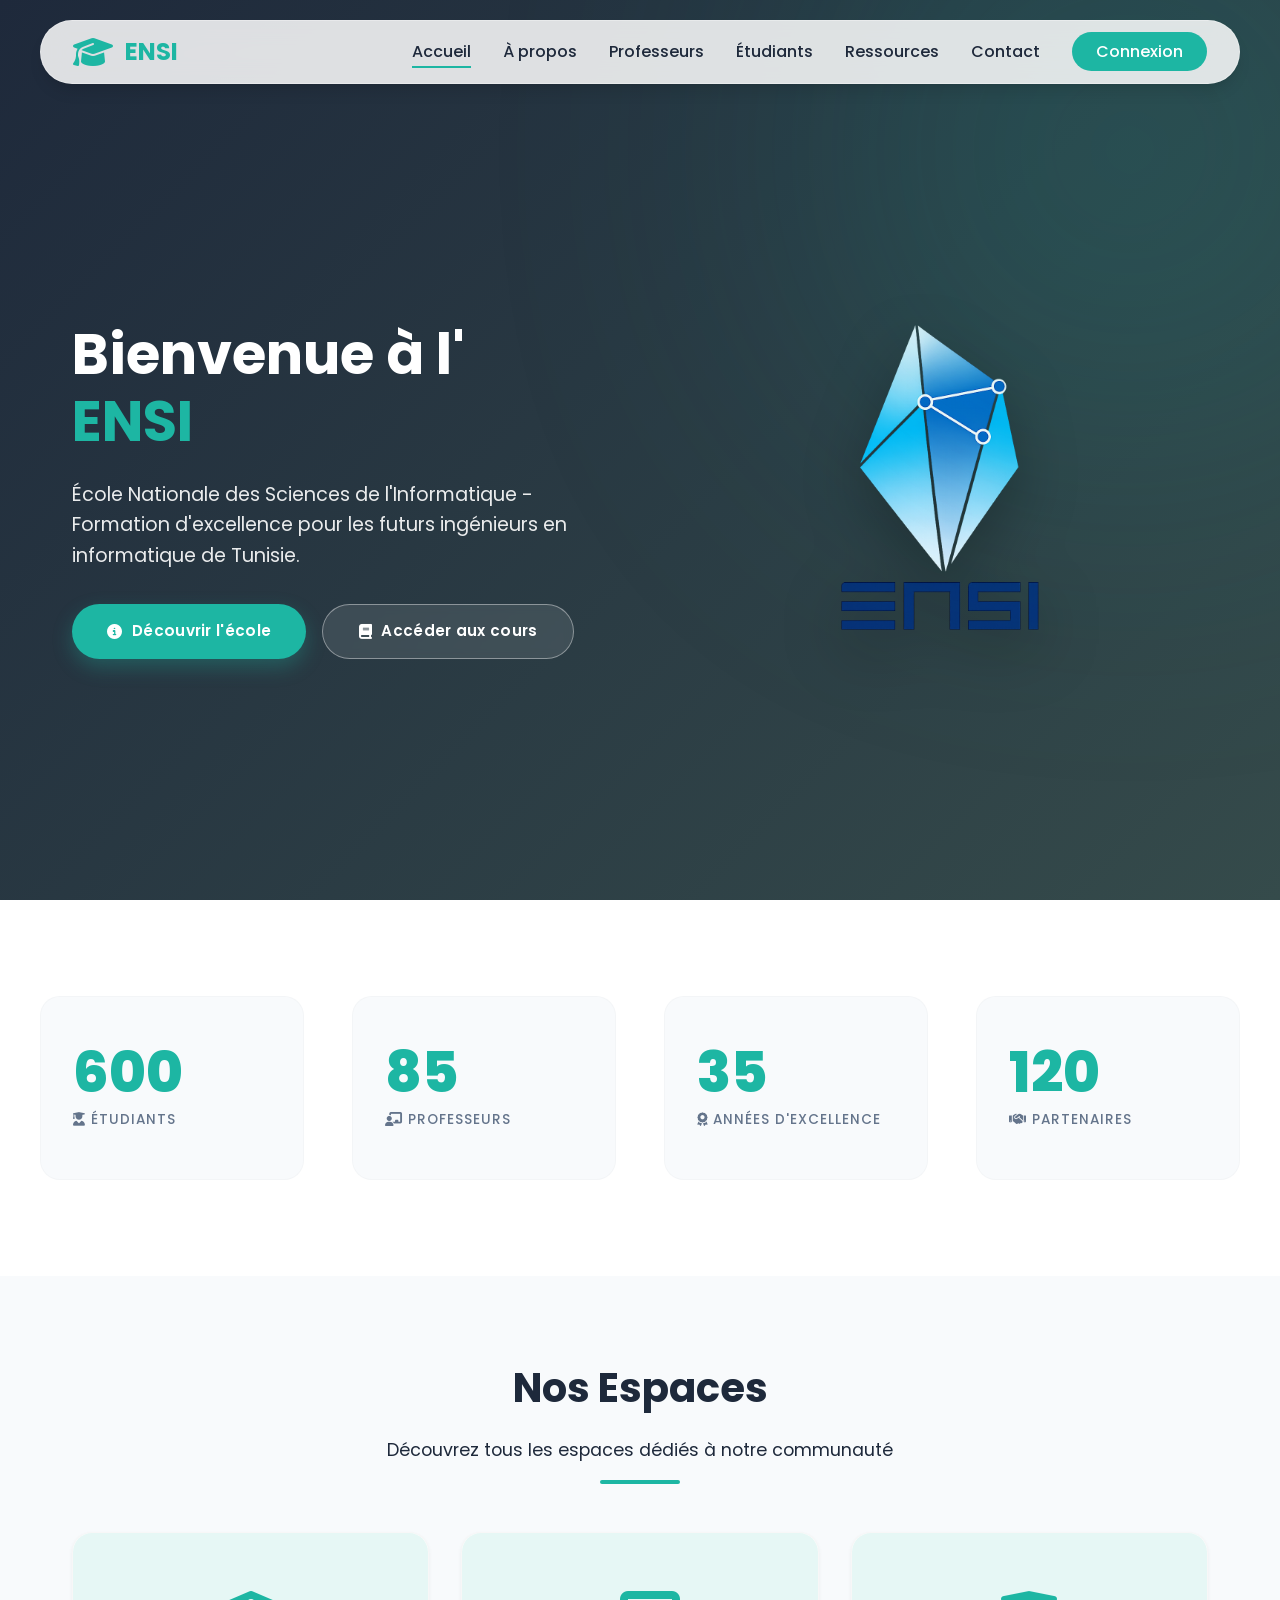
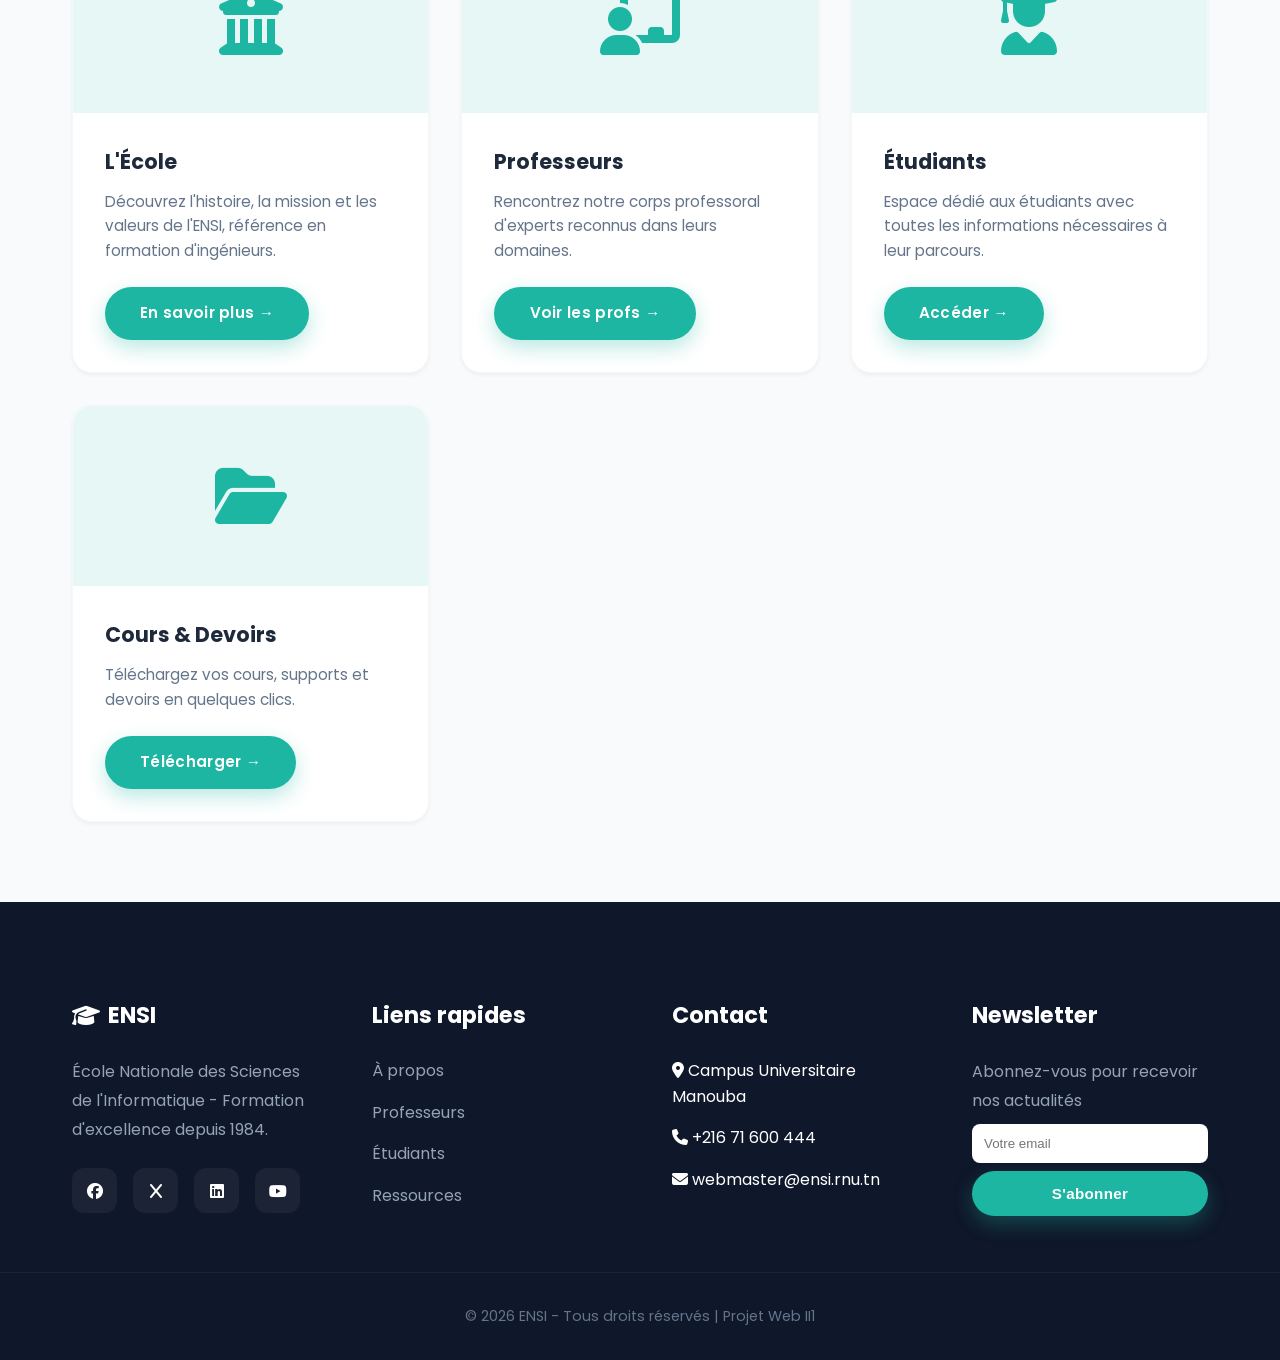
<file: index.html>
<!DOCTYPE html>
<html lang="fr">
<head>
    <meta charset="UTF-8">
    <meta name="viewport" content="width=device-width, initial-scale=1.0">
    <title>ENSI - École Nationale des Sciences de l'Informatique</title>
    <meta name="description" content="Site officiel de l'ENSI - Formation d'excellence en informatique">
    <link rel="stylesheet" href="https://fonts.googleapis.com/css2?family=Poppins:wght@300;400;500;600;700&display=swap">
    <link rel="stylesheet" href="https://cdnjs.cloudflare.com/ajax/libs/font-awesome/6.4.0/css/all.min.css">
    <link rel="stylesheet" href="css/style.css">
</head>
<body>
    <!-- NAVBAR -->
    <nav class="navbar">
        <div class="nav-container">
            <a href="index.html" class="logo">
                <i class="fas fa-graduation-cap" style="font-size:2rem;color:var(--primary)"></i>
                <span>ENSI</span>
            </a>
            <ul class="nav-menu" id="navMenu">
                <li><a href="index.html" class="active">Accueil</a></li>
                <li><a href="about.html">À propos</a></li>
                <li><a href="professors.html">Professeurs</a></li>
                <li><a href="students.html">Étudiants</a></li>
                <li><a href="resources.html">Ressources</a></li>
                <li><a href="contact.html">Contact</a></li>
                <li><a href="login.html" class="btn-login">Connexion</a></li>
            </ul>
            <div class="hamburger" onclick="toggleMenu()">
                <span></span><span></span><span></span>
            </div>
        </div>
    </nav>

    <!-- HERO -->
    <section class="hero">
        <div class="hero-content">
            <div class="hero-text">
                <h1>Bienvenue à l'<span>ENSI</span></h1>
                <p>École Nationale des Sciences de l'Informatique - Formation d'excellence pour les futurs ingénieurs en informatique de Tunisie.</p>
                <div class="hero-buttons">
                    <a href="about.html" class="btn btn-primary">
                        <i class="fas fa-info-circle"></i> Découvrir l'école
                    </a>
                    <a href="resources.html" class="btn btn-outline">
                        <i class="fas fa-book"></i> Accéder aux cours
                    </a>
                </div>
            </div>
            <div class="hero-image">
                <img src="images/Logo ENSI avec cristal géométrique.png" alt="">
            </div>
        </div>
    </section>

    <!-- STATS -->
    <section class="stats">
        <div class="stats-grid">
            <div class="stat-card">
                <div class="number">600</div>
                <div class="label"><i class="fas fa-user-graduate"></i> Étudiants</div>
            </div>
            <div class="stat-card">
                <div class="number">85</div>
                <div class="label"><i class="fas fa-chalkboard-teacher"></i> Professeurs</div>
            </div>
            <div class="stat-card">
                <div class="number">35</div>
                <div class="label"><i class="fas fa-award"></i> Années d'excellence</div>
            </div>
            <div class="stat-card">
                <div class="number">120</div>
                <div class="label"><i class="fas fa-handshake"></i> Partenaires</div>
            </div>
        </div>
    </section>

    <!-- FEATURES -->
    <section class="section">
        <div class="section-title">
            <h2>Nos Espaces</h2>
            <p>Découvrez tous les espaces dédiés à notre communauté</p>
        </div>
        <div class="cards-grid">
            <div class="card">
                <div class="card-image">
                    <i class="fas fa-university"></i>
                </div>
                <div class="card-content">
                    <h3>L'École</h3>
                    <p>Découvrez l'histoire, la mission et les valeurs de l'ENSI, référence en formation d'ingénieurs.</p>
                    <a href="about.html" class="btn btn-primary">En savoir plus →</a>
                </div>
            </div>
            <div class="card">
                <div class="card-image">
                    <i class="fas fa-chalkboard-teacher"></i>
                </div>
                <div class="card-content">
                    <h3>Professeurs</h3>
                    <p>Rencontrez notre corps professoral d'experts reconnus dans leurs domaines.</p>
                    <a href="professors.html" class="btn btn-primary">Voir les profs →</a>
                </div>
            </div>
            <div class="card">
                <div class="card-image">
                    <i class="fas fa-user-graduate"></i>
                </div>
                <div class="card-content">
                    <h3>Étudiants</h3>
                    <p>Espace dédié aux étudiants avec toutes les informations nécessaires à leur parcours.</p>
                    <a href="students.html" class="btn btn-primary">Accéder →</a>
                </div>
            </div>
            <div class="card">
                <div class="card-image">
                    <i class="fas fa-folder-open"></i>
                </div>
                <div class="card-content">
                    <h3>Cours & Devoirs</h3>
                    <p>Téléchargez vos cours, supports et devoirs en quelques clics.</p>
                    <a href="resources.html" class="btn btn-primary">Télécharger →</a>
                </div>
            </div>
        </div>
    </section>

    <!-- FOOTER -->
    <footer class="footer">
        <div class="footer-content">
            <div class="footer-section">
                <h3><i class="fas fa-graduation-cap"></i> ENSI</h3>
                <p>École Nationale des Sciences de l'Informatique - Formation d'excellence depuis 1984.</p>
                <div class="social-links">
                    <a href="https://www.facebook.com/ENSI.tunisie" target="_blank"><i class="fab fa-facebook"></i></a>
                    <a href="https://x.com/" target="_blank"><i class="fab fa-x"></i></a>
                    <a href="https://www.linkedin.com/school/ensitn/posts/?feedView=all" target="_blank"><i class="fab fa-linkedin"></i></a>
                    <a href="https://www.youtube.com/@ecolenationaledessciencesdeiin" target="_blank"><i class="fab fa-youtube"></i></a>
                </div>
            </div>
            <div class="footer-section">
                <h3>Liens rapides</h3>
                <ul>
                    <li><a href="about.html">À propos</a></li>
                    <li><a href="professors.html">Professeurs</a></li>
                    <li><a href="students.html">Étudiants</a></li>
                    <li><a href="resources.html">Ressources</a></li>
                </ul>
            </div>
            <div class="footer-section">
                <h3>Contact</h3>
                <ul>
                    <li><i class="fas fa-map-marker-alt"></i> Campus Universitaire Manouba</li>
                    <li><i class="fas fa-phone"></i> +216 71 600 444</li>
                    <li><i class="fas fa-envelope"></i> webmaster@ensi.rnu.tn</li>
                </ul>
            </div>
            <div class="footer-section">
                <h3>Newsletter</h3>
                <p>Abonnez-vous pour recevoir nos actualités</p>
                <form onsubmit="event.preventDefault(); alert('Merci de votre inscription!');">
                    <input type="email" placeholder="Votre email" required style="width:100%;padding:0.75rem;border:none;border-radius:8px;margin-top:0.5rem;">
                    <button type="submit" class="btn btn-primary" style="width:100%;margin-top:0.5rem;">S'abonner</button>
                </form>
            </div>
        </div>
        <div class="footer-bottom">
            <p>&copy; 2026 ENSI - Tous droits réservés | Projet Web II1</p>
        </div>
    </footer>

    <script src="js/main.js"></script>
    <script src="js/api.js"></script>
</body>
</html>
</file>
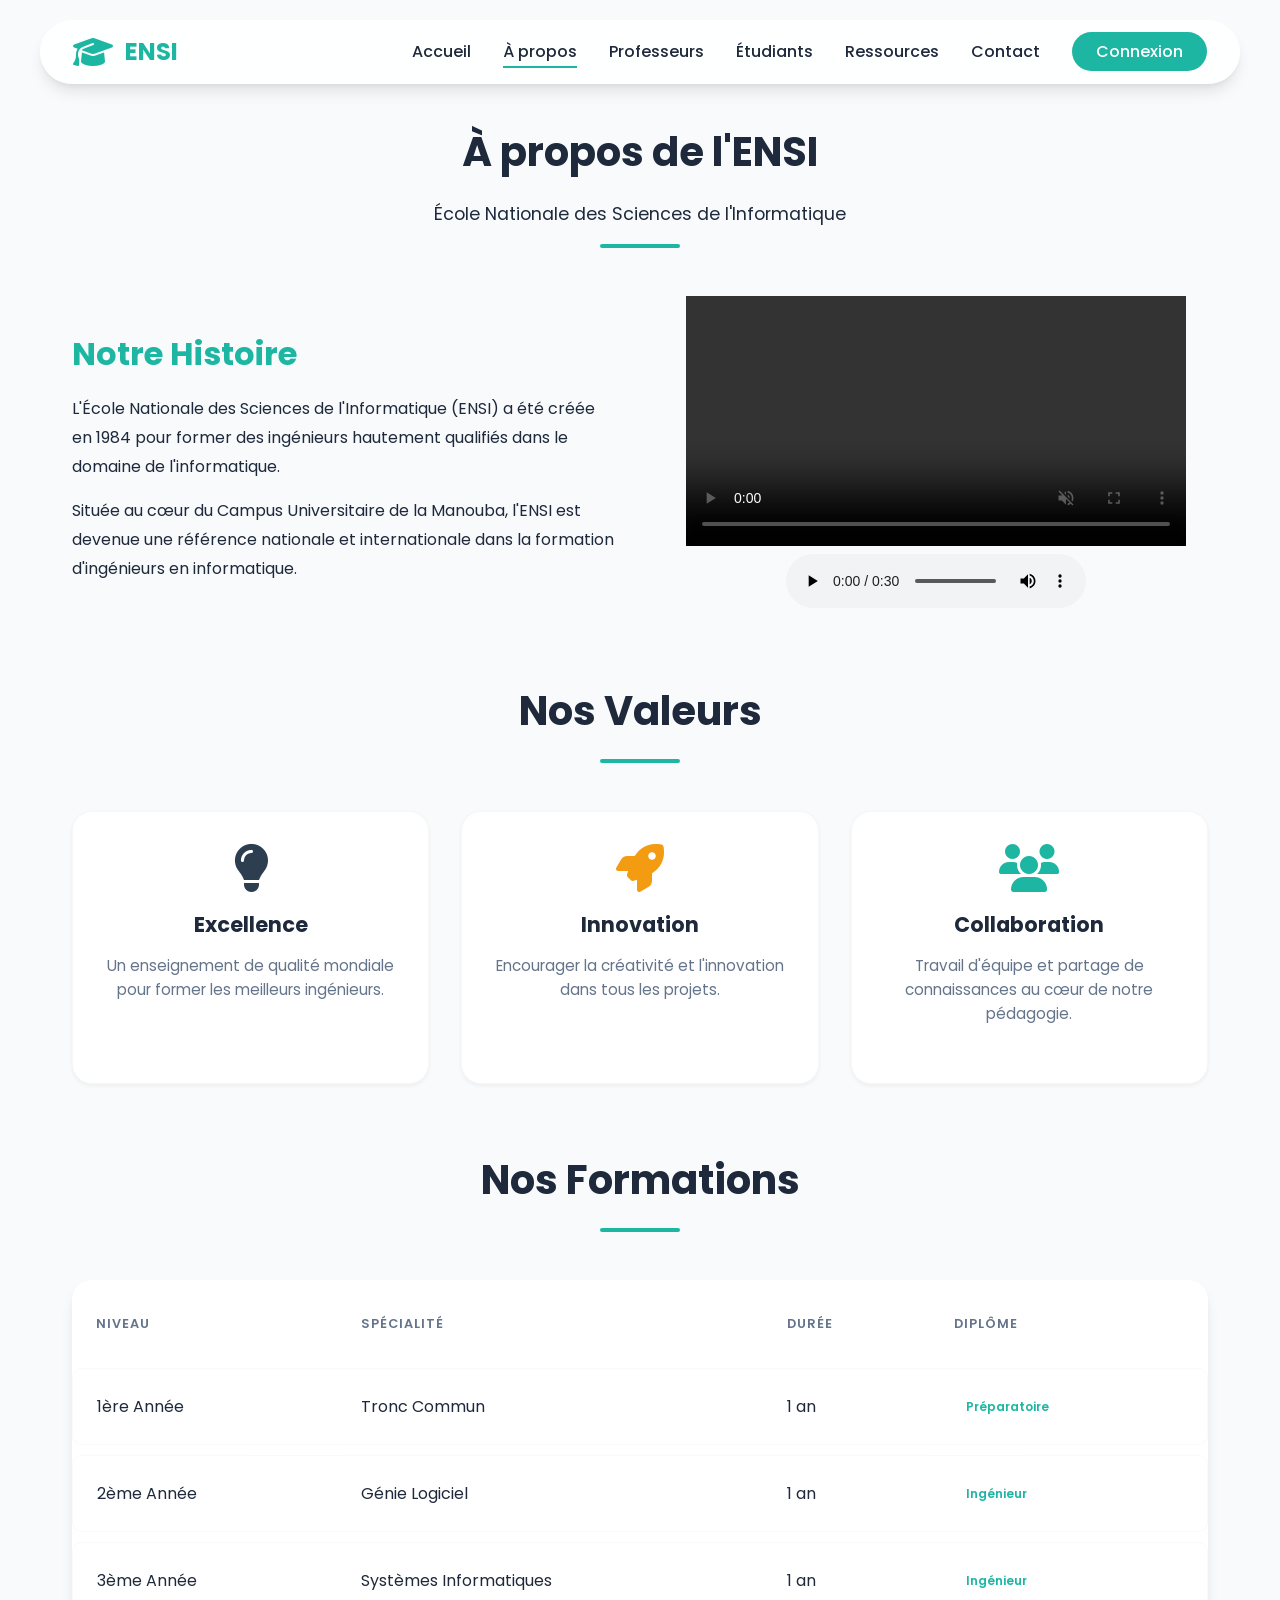
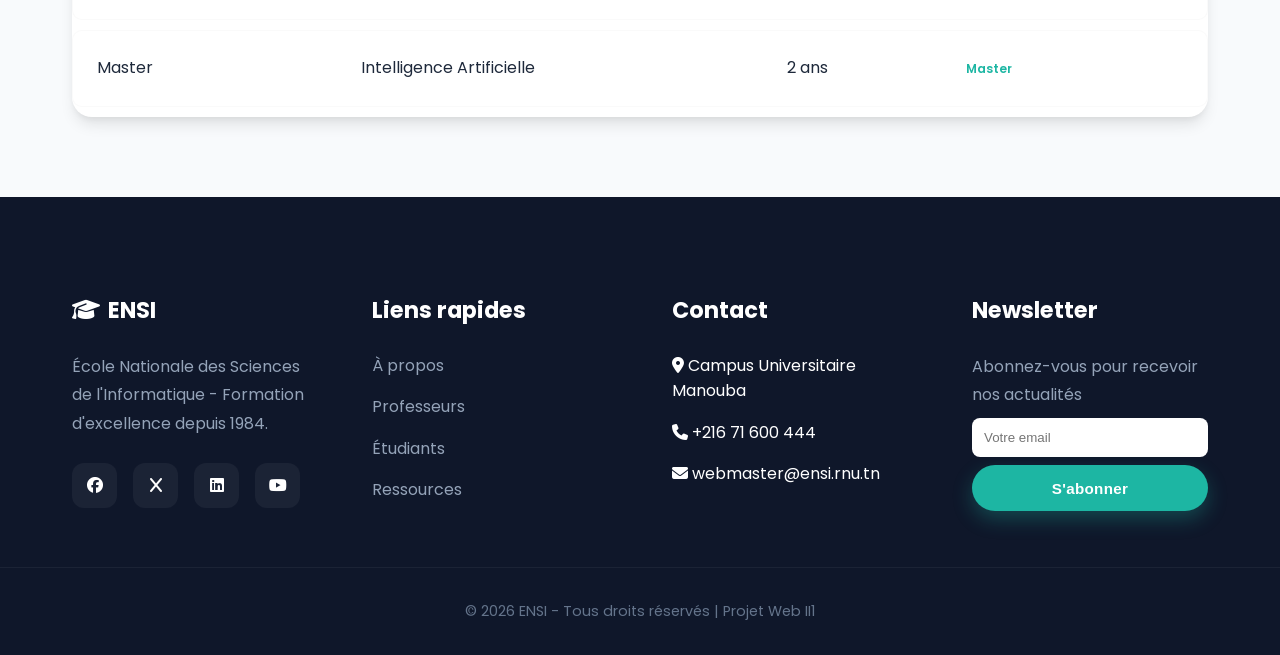
<file: about.html>
<!DOCTYPE html>
<html lang="fr">
<head>
    <meta charset="UTF-8">
    <meta name="viewport" content="width=device-width, initial-scale=1.0">
    <title>À propos - ENSI</title>
    <link rel="stylesheet" href="https://fonts.googleapis.com/css2?family=Poppins:wght@300;400;500;600;700&display=swap">
    <link rel="stylesheet" href="https://cdnjs.cloudflare.com/ajax/libs/font-awesome/6.4.0/css/all.min.css">
    <link rel="stylesheet" href="css/style.css">
</head>
<body>
    <nav class="navbar">
        <div class="nav-container">
            <a href="index.html" class="logo">
                <i class="fas fa-graduation-cap" style="font-size:2rem;color:var(--primary)"></i>
                <span>ENSI</span>
            </a>
            <ul class="nav-menu" id="navMenu">
                <li><a href="index.html">Accueil</a></li>
                <li><a href="about.html" class="active">À propos</a></li>
                <li><a href="professors.html">Professeurs</a></li>
                <li><a href="students.html">Étudiants</a></li>
                <li><a href="resources.html">Ressources</a></li>
                <li><a href="contact.html">Contact</a></li>
                <li><a href="login.html" class="btn-login">Connexion</a></li>
            </ul>
            <div class="hamburger" onclick="toggleMenu()">
                <span></span><span></span><span></span>
            </div>
        </div>
    </nav>

    <section style="padding-top:120px;" class="section">
        <div class="section-title">
            <h2>À propos de l'ENSI</h2>
            <p>École Nationale des Sciences de l'Informatique</p>
        </div>

        <div style="display:grid;grid-template-columns:1fr 1fr;gap:3rem;align-items:center;margin-bottom:4rem;">
            <div>
                <h3 style="color:var(--primary);font-size:2rem;margin-bottom:1rem;">Notre Histoire</h3>
                <p style="color:var(--gray);margin-bottom:1rem;line-height:1.8;">
                    L'École Nationale des Sciences de l'Informatique (ENSI) a été créée en 1984 pour former des ingénieurs hautement qualifiés dans le domaine de l'informatique.
                </p>
                <p style="color:var(--gray);line-height:1.8;">
                    Située au cœur du Campus Universitaire de la Manouba, l'ENSI est devenue une référence nationale et internationale dans la formation d'ingénieurs en informatique.
                </p>
            </div>
            <div style="text-align:center;">
                <div class="about-video">
                    <video alt="ENSI" controls width="500px" muted>
                        <source src="videos/ENSI.mp4" type="video/mp4"> 
                    </video>
                </div>
                <div class="about-audio">
                    <audio controls autoplay loop>
                        <source src="audio/L_esprit_s_eveille.mp3" type="audio/mp3" >
                    </audio>
                </div>

            </div>  
        </div>

        <!-- VALEURS -->
        <div class="section-title">
            <h2>Nos Valeurs</h2>
        </div>
        <div class="cards-grid">
            <div class="card">
                <div class="card-content" style="text-align:center;padding:2rem;">
                    <i class="fas fa-lightbulb" style="font-size:3rem;color:var(--secondary);margin-bottom:1rem;"></i>
                    <h3>Excellence</h3>
                    <p>Un enseignement de qualité mondiale pour former les meilleurs ingénieurs.</p>
                </div>
            </div>
            <div class="card">
                <div class="card-content" style="text-align:center;padding:2rem;">
                    <i class="fas fa-rocket" style="font-size:3rem;color:var(--accent);margin-bottom:1rem;"></i>
                    <h3>Innovation</h3>
                    <p>Encourager la créativité et l'innovation dans tous les projets.</p>
                </div>
            </div>
            <div class="card">
                <div class="card-content" style="text-align:center;padding:2rem;">
                    <i class="fas fa-users" style="font-size:3rem;color:var(--primary);margin-bottom:1rem;"></i>
                    <h3>Collaboration</h3>
                    <p>Travail d'équipe et partage de connaissances au cœur de notre pédagogie.</p>
                </div>
            </div>
        </div>

        <!-- FORMATIONS -->
        <div class="section-title" style="margin-top:4rem;">
            <h2>Nos Formations</h2>
        </div>
        <div class="table-container">
            <table>
                <thead>
                    <tr>
                        <th>Niveau</th>
                        <th>Spécialité</th>
                        <th>Durée</th>
                        <th>Diplôme</th>
                    </tr>
                </thead>
                <tbody>
                    <tr>
                        <td>1ère Année</td>
                        <td>Tronc Commun</td>
                        <td>1 an</td>
                        <td><span class="badge">Préparatoire</span></td>
                    </tr>
                    <tr>
                        <td>2ème Année</td>
                        <td>Génie Logiciel</td>
                        <td>1 an</td>
                        <td><span class="badge">Ingénieur</span></td>
                    </tr>
                    <tr>
                        <td>3ème Année</td>
                        <td>Systèmes Informatiques</td>
                        <td>1 an</td>
                        <td><span class="badge">Ingénieur</span></td>
                    </tr>
                    <tr>
                        <td>Master</td>
                        <td>Intelligence Artificielle</td>
                        <td>2 ans</td>
                        <td><span class="badge">Master</span></td>
                    </tr>
                </tbody>
            </table>
        </div>
    </section>

    <!-- FOOTER -->
    <footer class="footer">
        <div class="footer-content">
            <div class="footer-section">
                <h3><i class="fas fa-graduation-cap"></i> ENSI</h3>
                <p>École Nationale des Sciences de l'Informatique - Formation d'excellence depuis 1984.</p>
                <div class="social-links">
                    <a href="https://www.facebook.com/ENSI.tunisie" target="_blank"><i class="fab fa-facebook"></i></a>
                    <a href="https://x.com/" target="_blank"><i class="fab fa-x"></i></a>
                    <a href="https://www.linkedin.com/school/ensitn/posts/?feedView=all" target="_blank"><i class="fab fa-linkedin"></i></a>
                    <a href="https://www.youtube.com/@ecolenationaledessciencesdeiin" target="_blank"><i class="fab fa-youtube"></i></a>
                </div>
            </div>
            <div class="footer-section">
                <h3>Liens rapides</h3>
                <ul>
                    <li><a href="about.html">À propos</a></li>
                    <li><a href="professors.html">Professeurs</a></li>
                    <li><a href="students.html">Étudiants</a></li>
                    <li><a href="resources.html">Ressources</a></li>
                </ul>
            </div>
            <div class="footer-section">
                <h3>Contact</h3>
                <ul>
                    <li><i class="fas fa-map-marker-alt"></i> Campus Universitaire Manouba</li>
                    <li><i class="fas fa-phone"></i> +216 71 600 444</li>
                    <li><i class="fas fa-envelope"></i> webmaster@ensi.rnu.tn</li>
                </ul>
            </div>
            <div class="footer-section">
                <h3>Newsletter</h3>
                <p>Abonnez-vous pour recevoir nos actualités</p>
                <form onsubmit="event.preventDefault(); alert('Merci de votre inscription!');">
                    <input type="email" placeholder="Votre email" required style="width:100%;padding:0.75rem;border:none;border-radius:8px;margin-top:0.5rem;">
                    <button type="submit" class="btn btn-primary" style="width:100%;margin-top:0.5rem;">S'abonner</button>
                </form>
            </div>
        </div>
        <div class="footer-bottom">
            <p>&copy; 2026 ENSI - Tous droits réservés | Projet Web II1</p>
        </div>
    </footer>
    <script src="js/api.js"></script>
    <script src="js/main.js"></script>
</body>
</html>
</file>
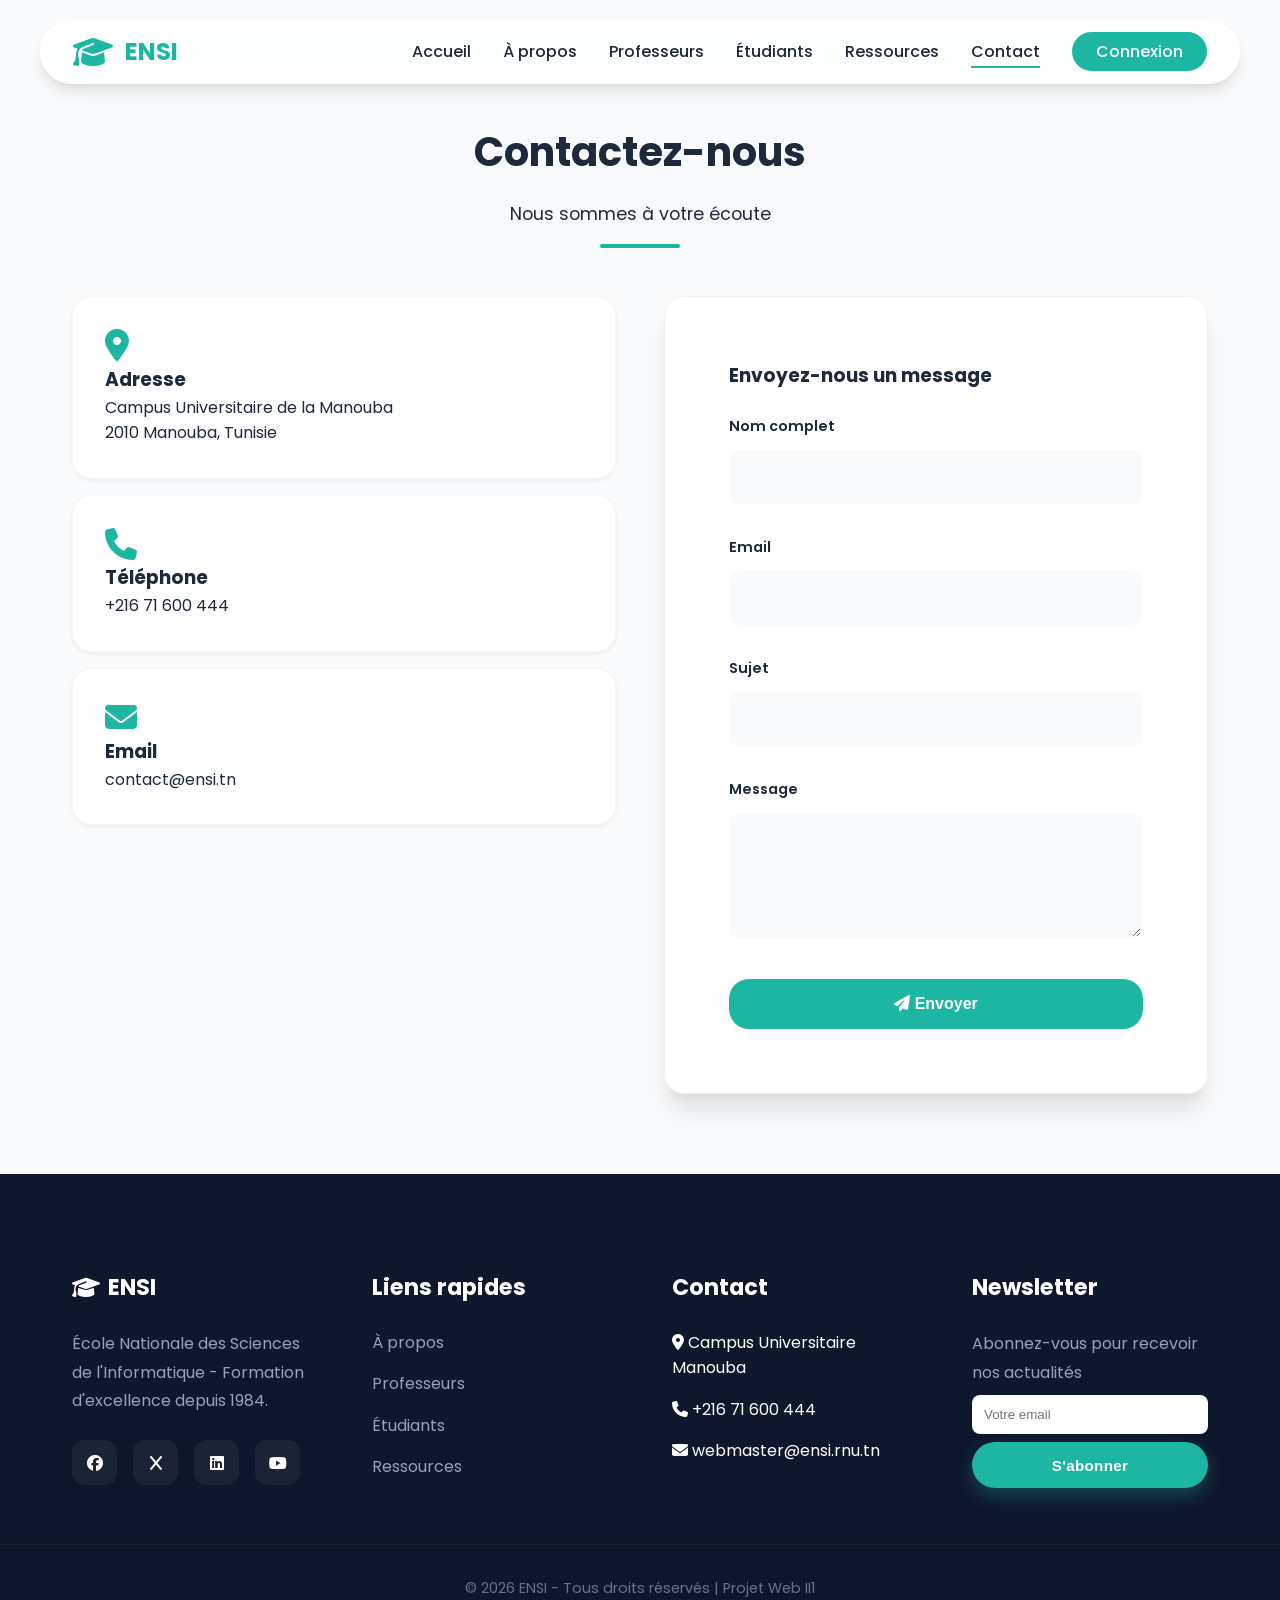
<file: contact.html>
<!DOCTYPE html>
<html lang="fr">
<head>
    <meta charset="UTF-8">
    <title>Contact - ENSI</title>
    <link rel="stylesheet" href="https://fonts.googleapis.com/css2?family=Poppins:wght@300;400;500;600;700&display=swap">
    <link rel="stylesheet" href="https://cdnjs.cloudflare.com/ajax/libs/font-awesome/6.4.0/css/all.min.css">
    <link rel="stylesheet" href="css/style.css">
</head>
<body>
    <nav class="navbar">
        <div class="nav-container">
            <a href="index.html" class="logo">
                <i class="fas fa-graduation-cap" style="font-size:2rem;color:var(--primary)"></i>
                <span>ENSI</span>
            </a>
            <ul class="nav-menu" id="navMenu">
                <li><a href="index.html">Accueil</a></li>
                <li><a href="about.html">À propos</a></li>
                <li><a href="professors.html">Professeurs</a></li>
                <li><a href="students.html">Étudiants</a></li>
                <li><a href="resources.html">Ressources</a></li>
                <li><a href="contact.html" class="active">Contact</a></li>
                <li><a href="login.html" class="btn-login">Connexion</a></li>
            </ul>
        </div>
    </nav>

    <section style="padding-top:120px;" class="section">
        <div class="section-title">
            <h2>Contactez-nous</h2>
            <p>Nous sommes à votre écoute</p>
        </div>

        <div style="display:grid;grid-template-columns:1fr 1fr;gap:3rem;">
            <div>
                <div class="card" style="padding:2rem;margin-bottom:1rem;">
                    <i class="fas fa-map-marker-alt" style="font-size:2rem;color:var(--primary);"></i>
                    <h3>Adresse</h3>
                    <p>Campus Universitaire de la Manouba<br>2010 Manouba, Tunisie</p>
                </div>
                <div class="card" style="padding:2rem;margin-bottom:1rem;">
                    <i class="fas fa-phone" style="font-size:2rem;color:var(--primary);"></i>
                    <h3>Téléphone</h3>
                    <p>+216 71 600 444</p>
                </div>
                <div class="card" style="padding:2rem;">
                    <i class="fas fa-envelope" style="font-size:2rem;color:var(--primary);"></i>
                    <h3>Email</h3>
                    <p>contact@ensi.tn</p>
                </div>
            </div>

            <div class="form-container" style="margin:0;">
                <h3 style="margin-bottom:1.5rem;">Envoyez-nous un message</h3>
                <div id="contactAlert" class="alert"></div>
                <form id="contactForm">
                    <div class="form-group">
                        <label>Nom complet</label>
                        <input type="text" required>
                    </div>
                    <div class="form-group">
                        <label>Email</label>
                        <input type="email" required>
                    </div>
                    <div class="form-group">
                        <label>Sujet</label>
                        <input type="text" required>
                    </div>
                    <div class="form-group">
                        <label>Message</label>
                        <textarea rows="5" required></textarea>
                    </div>
                    <button type="submit" class="btn-submit">
                        <i class="fas fa-paper-plane"></i> Envoyer
                    </button>
                </form>
            </div>
        </div>
    </section>

    <!-- FOOTER -->
    <footer class="footer">
        <div class="footer-content">
            <div class="footer-section">
                <h3><i class="fas fa-graduation-cap"></i> ENSI</h3>
                <p>École Nationale des Sciences de l'Informatique - Formation d'excellence depuis 1984.</p>
                <div class="social-links">
                    <a href="https://www.facebook.com/ENSI.tunisie" target="_blank"><i class="fab fa-facebook"></i></a>
                    <a href="https://x.com/" target="_blank"><i class="fab fa-x"></i></a>
                    <a href="https://www.linkedin.com/school/ensitn/posts/?feedView=all" target="_blank"><i class="fab fa-linkedin"></i></a>
                    <a href="https://www.youtube.com/@ecolenationaledessciencesdeiin" target="_blank"><i class="fab fa-youtube"></i></a>
                </div>
            </div>
            <div class="footer-section">
                <h3>Liens rapides</h3>
                <ul>
                    <li><a href="about.html">À propos</a></li>
                    <li><a href="professors.html">Professeurs</a></li>
                    <li><a href="students.html">Étudiants</a></li>
                    <li><a href="resources.html">Ressources</a></li>
                </ul>
            </div>
            <div class="footer-section">
                <h3>Contact</h3>
                <ul>
                    <li><i class="fas fa-map-marker-alt"></i> Campus Universitaire Manouba</li>
                    <li><i class="fas fa-phone"></i> +216 71 600 444</li>
                    <li><i class="fas fa-envelope"></i> webmaster@ensi.rnu.tn</li>
                </ul>
            </div>
            <div class="footer-section">
                <h3>Newsletter</h3>
                <p>Abonnez-vous pour recevoir nos actualités</p>
                <form onsubmit="event.preventDefault(); alert('Merci de votre inscription!');">
                    <input type="email" placeholder="Votre email" required style="width:100%;padding:0.75rem;border:none;border-radius:8px;margin-top:0.5rem;">
                    <button type="submit" class="btn btn-primary" style="width:100%;margin-top:0.5rem;">S'abonner</button>
                </form>
            </div>
        </div>
        <div class="footer-bottom">
            <p>&copy; 2026 ENSI - Tous droits réservés | Projet Web II1</p>
        </div>
    </footer>

    <script src="js/main.js"></script>
    <script>
        document.getElementById('contactForm').addEventListener('submit', e => {
            e.preventDefault();
            const alert = document.getElementById('contactAlert');
            alert.className = 'alert alert-success';
            alert.textContent = '✅ Message envoyé avec succès !';
            alert.style.display = 'block';
            e.target.reset();
            setTimeout(() => alert.style.display = 'none', 3000);
        });
    </script>
    <script src="js/api.js"></script>
</body>
</html>
</file>
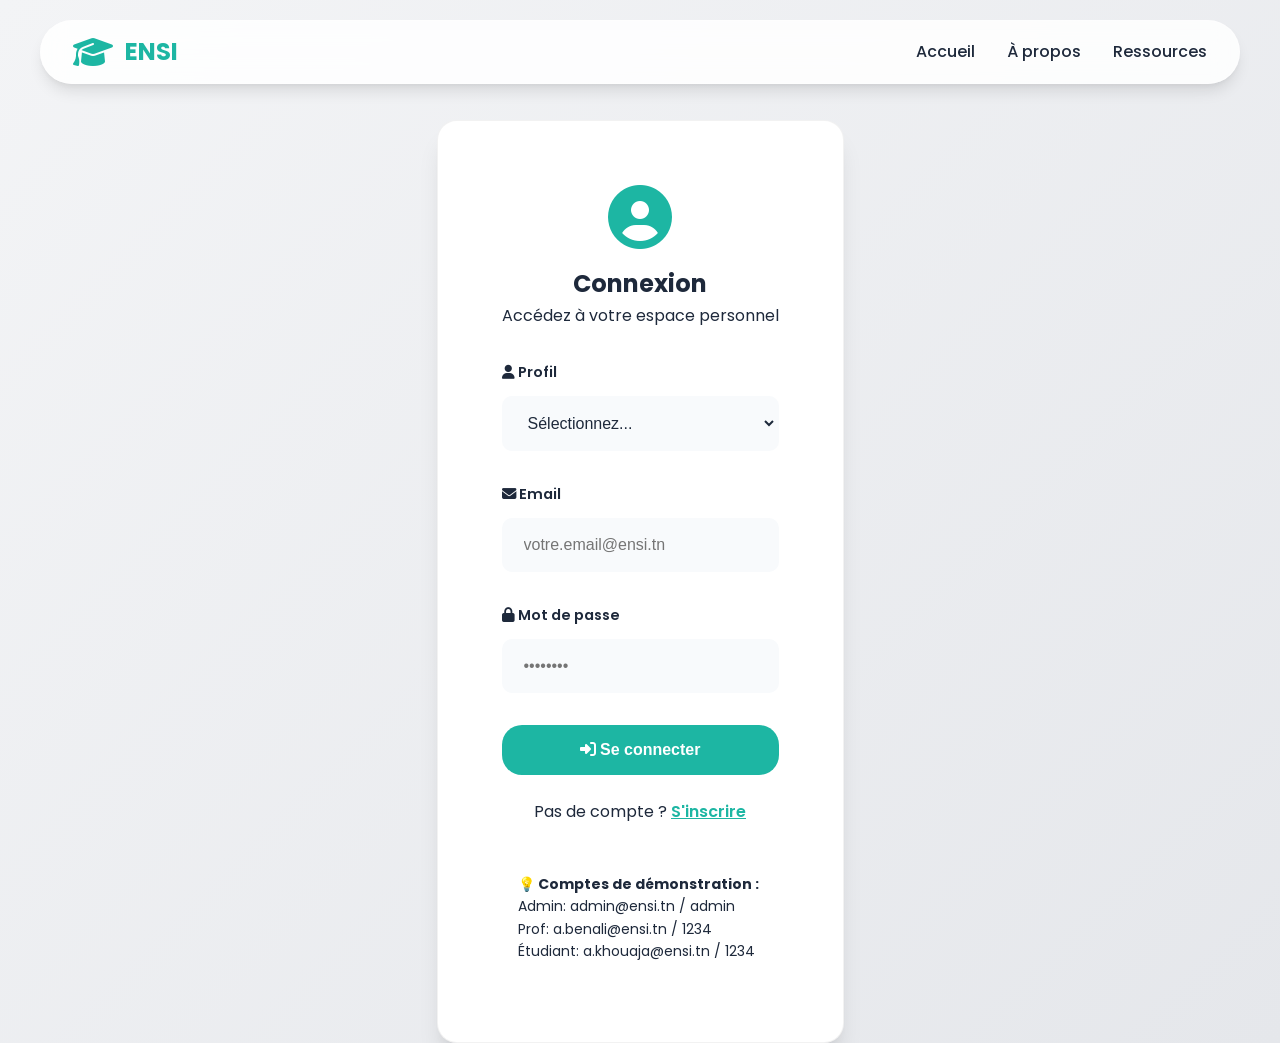
<file: login.html>
<!DOCTYPE html>
<html lang="fr">
<head>
    <meta charset="UTF-8">
    <meta name="viewport" content="width=device-width, initial-scale=1.0">
    <title>Connexion - ENSI</title>
    <link rel="stylesheet" href="https://fonts.googleapis.com/css2?family=Poppins:wght@300;400;500;600;700&display=swap">
    <link rel="stylesheet" href="https://cdnjs.cloudflare.com/ajax/libs/font-awesome/6.4.0/css/all.min.css">
    <link rel="stylesheet" href="css/style.css">
</head>
<body>
    <nav class="navbar">
        <div class="nav-container">
            <a href="index.html" class="logo">
                <i class="fas fa-graduation-cap" style="font-size:2rem;color:var(--primary)"></i>
                <span>ENSI</span>
            </a>
            <ul class="nav-menu">
                <li><a href="index.html">Accueil</a></li>
                <li><a href="about.html">À propos</a></li>
                <li><a href="resources.html">Ressources</a></li>
            </ul>
        </div>
    </nav>

    <section style="padding-top:120px;min-height:100vh;background:linear-gradient(135deg,#f3f4f6,#e5e7eb);display:flex;align-items:center;">
        <div class="form-container">
            <div style="text-align:center;margin-bottom:2rem;">
                <i class="fas fa-user-circle" style="font-size:4rem;color:var(--primary);"></i>
                <h2 style="margin-top:1rem;">Connexion</h2>
                <p style="color:var(--gray);">Accédez à votre espace personnel</p>
            </div>

            <div id="alertBox" class="alert"></div>

            <form id="loginForm">
                <div class="form-group">
                    <label><i class="fas fa-user"></i> Profil</label>
                    <select id="role" required>
                        <option value="">Sélectionnez...</option>
                        <option value="student">👨‍🎓 Étudiant</option>
                        <option value="professor">👨‍🏫 Professeur</option>
                        <option value="admin">👨‍💼 Administrateur</option>
                    </select>
                </div>

                <div class="form-group">
                    <label><i class="fas fa-envelope"></i> Email</label>
                    <input type="email" id="email" placeholder="votre.email@ensi.tn" required>
                </div>

                <div class="form-group">
                    <label><i class="fas fa-lock"></i> Mot de passe</label>
                    <input type="password" id="password" placeholder="••••••••" required>
                </div>

                <button type="submit" class="btn-submit">
                    <i class="fas fa-sign-in-alt"></i> Se connecter
                </button>

                <p style="text-align:center;margin-top:1.5rem;">
                    Pas de compte ? <a href="register.html" style="color:var(--primary);font-weight:600;">S'inscrire</a>
                </p>
            </form>

            <div style="margin-top:2rem;padding:1rem;background:var(--light-gray);border-radius:var(--radius);font-size:0.875rem;">
                <strong>💡 Comptes de démonstration :</strong><br>
                Admin: admin@ensi.tn / admin<br>
                Prof: a.benali@ensi.tn / 1234<br>
                Étudiant: a.khouaja@ensi.tn / 1234
            </div>
        </div>
    </section>

    <!-- ⚠️ IMPORTANT : Charger api.js AVANT auth.js -->
    <script src="js/api.js"></script>
    <script src="js/auth.js"></script>
</body>
</html>
</file>
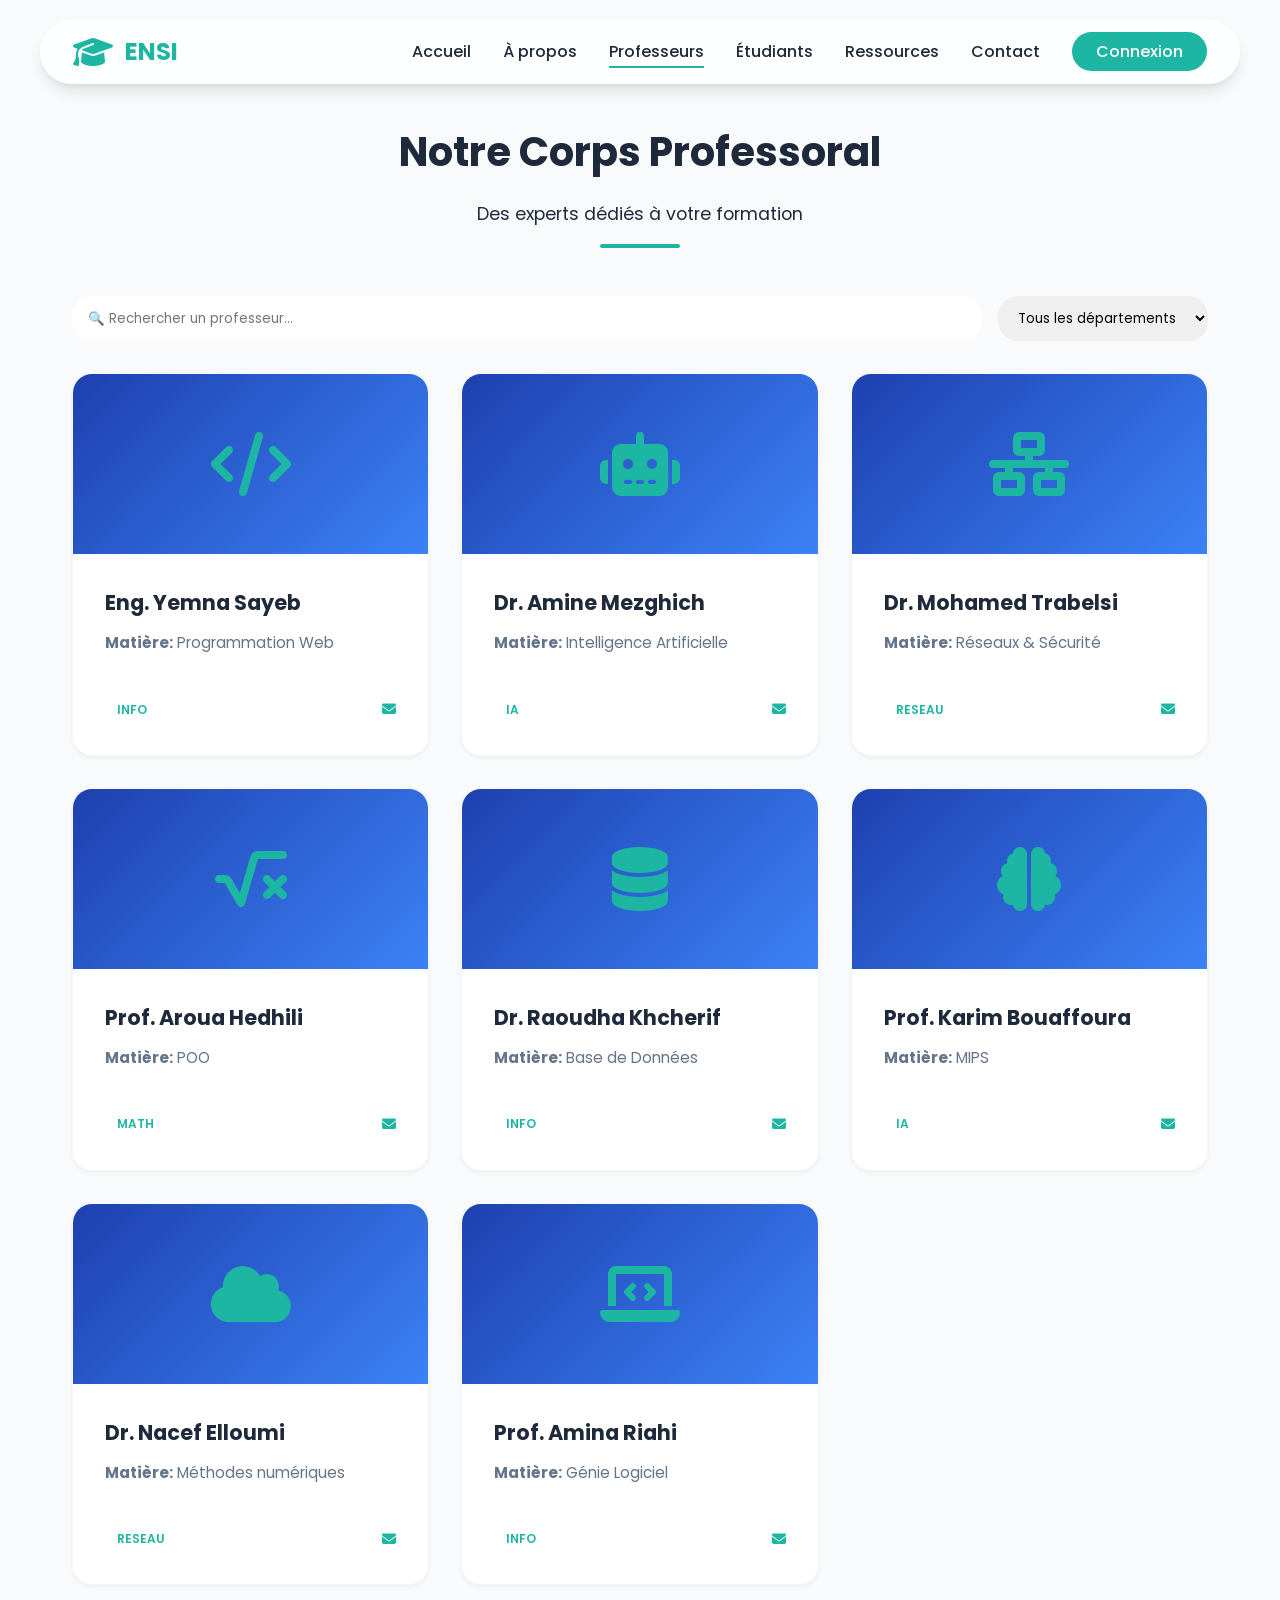
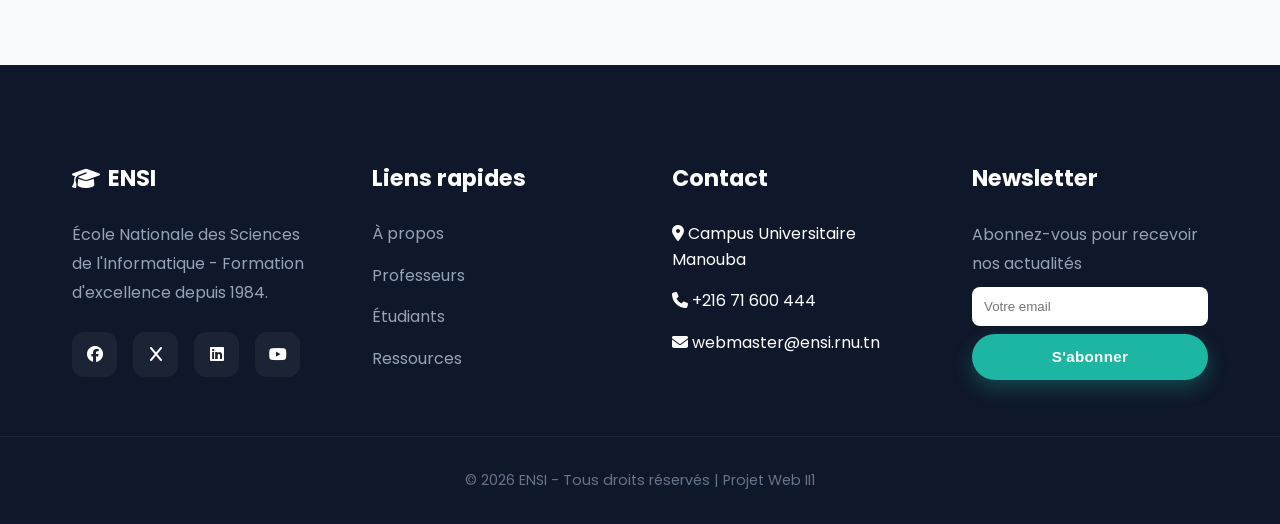
<file: professors.html>
<!DOCTYPE html>
<html lang="fr">
<head>
    <meta charset="UTF-8">
    <meta name="viewport" content="width=device-width, initial-scale=1.0">
    <title>Professeurs - ENSI</title>
    <link rel="stylesheet" href="https://fonts.googleapis.com/css2?family=Poppins:wght@300;400;500;600;700&display=swap">
    <link rel="stylesheet" href="https://cdnjs.cloudflare.com/ajax/libs/font-awesome/6.4.0/css/all.min.css">
    <link rel="stylesheet" href="css/style.css">
</head>
<body>
    <nav class="navbar">
        <div class="nav-container">
            <a href="index.html" class="logo">
                <i class="fas fa-graduation-cap" style="font-size:2rem;color:var(--primary)"></i>
                <span>ENSI</span>
            </a>
            <ul class="nav-menu" id="navMenu">
                <li><a href="index.html">Accueil</a></li>
                <li><a href="about.html">À propos</a></li>
                <li><a href="professors.html" class="active">Professeurs</a></li>
                <li><a href="students.html">Étudiants</a></li>
                <li><a href="resources.html">Ressources</a></li>
                <li><a href="contact.html">Contact</a></li>
                <li><a href="login.html" class="btn-login">Connexion</a></li>
            </ul>
            <div class="hamburger" onclick="toggleMenu()">
                <span></span><span></span><span></span>
            </div>
        </div>
    </nav>

    <section style="padding-top:120px;" class="section">
        <div class="section-title">
            <h2>Notre Corps Professoral</h2>
            <p>Des experts dédiés à votre formation</p>
        </div>

        <!-- FILTRES -->
        <div style="display:flex;gap:1rem;margin-bottom:2rem;flex-wrap:wrap;">
            <input type="text" id="searchProf" placeholder="🔍 Rechercher un professeur..." 
                style="flex:1;min-width:250px;padding:0.75rem 1rem;border:2px solid var(--light-gray);border-radius:var(--radius);font-family:inherit;">
            <select id="filterDept" style="padding:0.75rem 1rem;border:2px solid var(--light-gray);border-radius:var(--radius);font-family:inherit;">
                <option value="">Tous les départements</option>
                <option value="info">Informatique</option>
                <option value="math">Mathématiques</option>
                <option value="reseau">Réseaux</option>
                <option value="ia">IA & Data Science</option>
            </select>
        </div>

        <!-- GRILLE PROFS -->
        <div class="cards-grid" id="professorsGrid">
            <!-- Généré par JS -->
        </div>
    </section>

    <!-- FOOTER -->
    <footer class="footer">
        <div class="footer-content">
            <div class="footer-section">
                <h3><i class="fas fa-graduation-cap"></i> ENSI</h3>
                <p>École Nationale des Sciences de l'Informatique - Formation d'excellence depuis 1984.</p>
                <div class="social-links">
                    <a href="https://www.facebook.com/ENSI.tunisie" target="_blank"><i class="fab fa-facebook"></i></a>
                    <a href="https://x.com/" target="_blank"><i class="fab fa-x"></i></a>
                    <a href="https://www.linkedin.com/school/ensitn/posts/?feedView=all" target="_blank"><i class="fab fa-linkedin"></i></a>
                    <a href="https://www.youtube.com/@ecolenationaledessciencesdeiin" target="_blank"><i class="fab fa-youtube"></i></a>
                </div>
            </div>
            <div class="footer-section">
                <h3>Liens rapides</h3>
                <ul>
                    <li><a href="about.html">À propos</a></li>
                    <li><a href="professors.html">Professeurs</a></li>
                    <li><a href="students.html">Étudiants</a></li>
                    <li><a href="resources.html">Ressources</a></li>
                </ul>
            </div>
            <div class="footer-section">
                <h3>Contact</h3>
                <ul>
                    <li><i class="fas fa-map-marker-alt"></i> Campus Universitaire Manouba</li>
                    <li><i class="fas fa-phone"></i> +216 71 600 444</li>
                    <li><i class="fas fa-envelope"></i> webmaster@ensi.rnu.tn</li>
                </ul>
            </div>
            <div class="footer-section">
                <h3>Newsletter</h3>
                <p>Abonnez-vous pour recevoir nos actualités</p>
                <form onsubmit="event.preventDefault(); alert('Merci de votre inscription!');">
                    <input type="email" placeholder="Votre email" required style="width:100%;padding:0.75rem;border:none;border-radius:8px;margin-top:0.5rem;">
                    <button type="submit" class="btn btn-primary" style="width:100%;margin-top:0.5rem;">S'abonner</button>
                </form>
            </div>
        </div>
        <div class="footer-bottom">
            <p>&copy; 2026 ENSI - Tous droits réservés | Projet Web II1</p>
        </div>
    </footer>

    <script src="js/main.js"></script>
    <script>
        const professors = [
            {name:"Eng. Yemna Sayeb", dept:"info", subject:"Programmation Web", email:"yemna.sayeb@ensi-uma.tn.tn", icon:"fa-code"},
            {name:"Dr. Amine Mezghich", dept:"ia", subject:"Intelligence Artificielle", email:"amine.mezghich@ensi-uma.tn.tn", icon:"fa-robot"},
            {name:"Dr. Mohamed Trabelsi", dept:"reseau", subject:"Réseaux & Sécurité", email:"mohamed.trabelsi@ensi-uma.tn.tn", icon:"fa-network-wired"},
            {name:"Prof. Aroua Hedhili", dept:"math", subject:"POO", email:"aroua.hedhili@ensi-uma.tn.tn", icon:"fa-square-root-variable"},
            {name:"Dr. Raoudha Khcherif", dept:"info", subject:"Base de Données", email:"raoudha.khcherif@ensi-uma.tn.tn", icon:"fa-database"},
            {name:"Prof. Karim Bouaffoura", dept:"ia", subject:"MIPS", email:"karim.bouaffoura@ensi-uma.tn.tn", icon:"fa-brain"},
            {name:"Dr. Nacef Elloumi", dept:"reseau", subject:"Méthodes numériques", email:"nacef.elloumi@ensi-uma.tn.tn", icon:"fa-cloud"},
            {name:"Prof. Amina Riahi", dept:"info", subject:"Génie Logiciel", email:"amina.riahi@ensi-uma.tn.tn", icon:"fa-laptop-code"}
        ];

        function renderProfs(list) {
            const grid = document.getElementById('professorsGrid');
            grid.innerHTML = list.map(p => `
                <div class="card">
                    <div class="card-image" style="background:linear-gradient(135deg,#1e40af,#3b82f6);">
                        <i class="fas ${p.icon}"></i>
                    </div>
                    <div class="card-content">
                        <h3>${p.name}</h3>
                        <p><strong>Matière:</strong> ${p.subject}</p>
                        <div class="card-meta">
                            <span class="badge">${p.dept.toUpperCase()}</span>
                            <a href="mailto:${p.email}" style="color:var(--primary);"><i class="fas fa-envelope"></i></a>
                        </div>
                    </div>
                </div>
            `).join('');
        }

        renderProfs(professors);

        document.getElementById('searchProf').addEventListener('input', e => {
            const q = e.target.value.toLowerCase();
            renderProfs(professors.filter(p => p.name.toLowerCase().includes(q) || p.subject.toLowerCase().includes(q)));
        });

        document.getElementById('filterDept').addEventListener('change', e => {
            const d = e.target.value;
            renderProfs(d ? professors.filter(p => p.dept === d) : professors);
        });
    </script>
    <script src="js/api.js"></script>
</body>
</html>
</file>
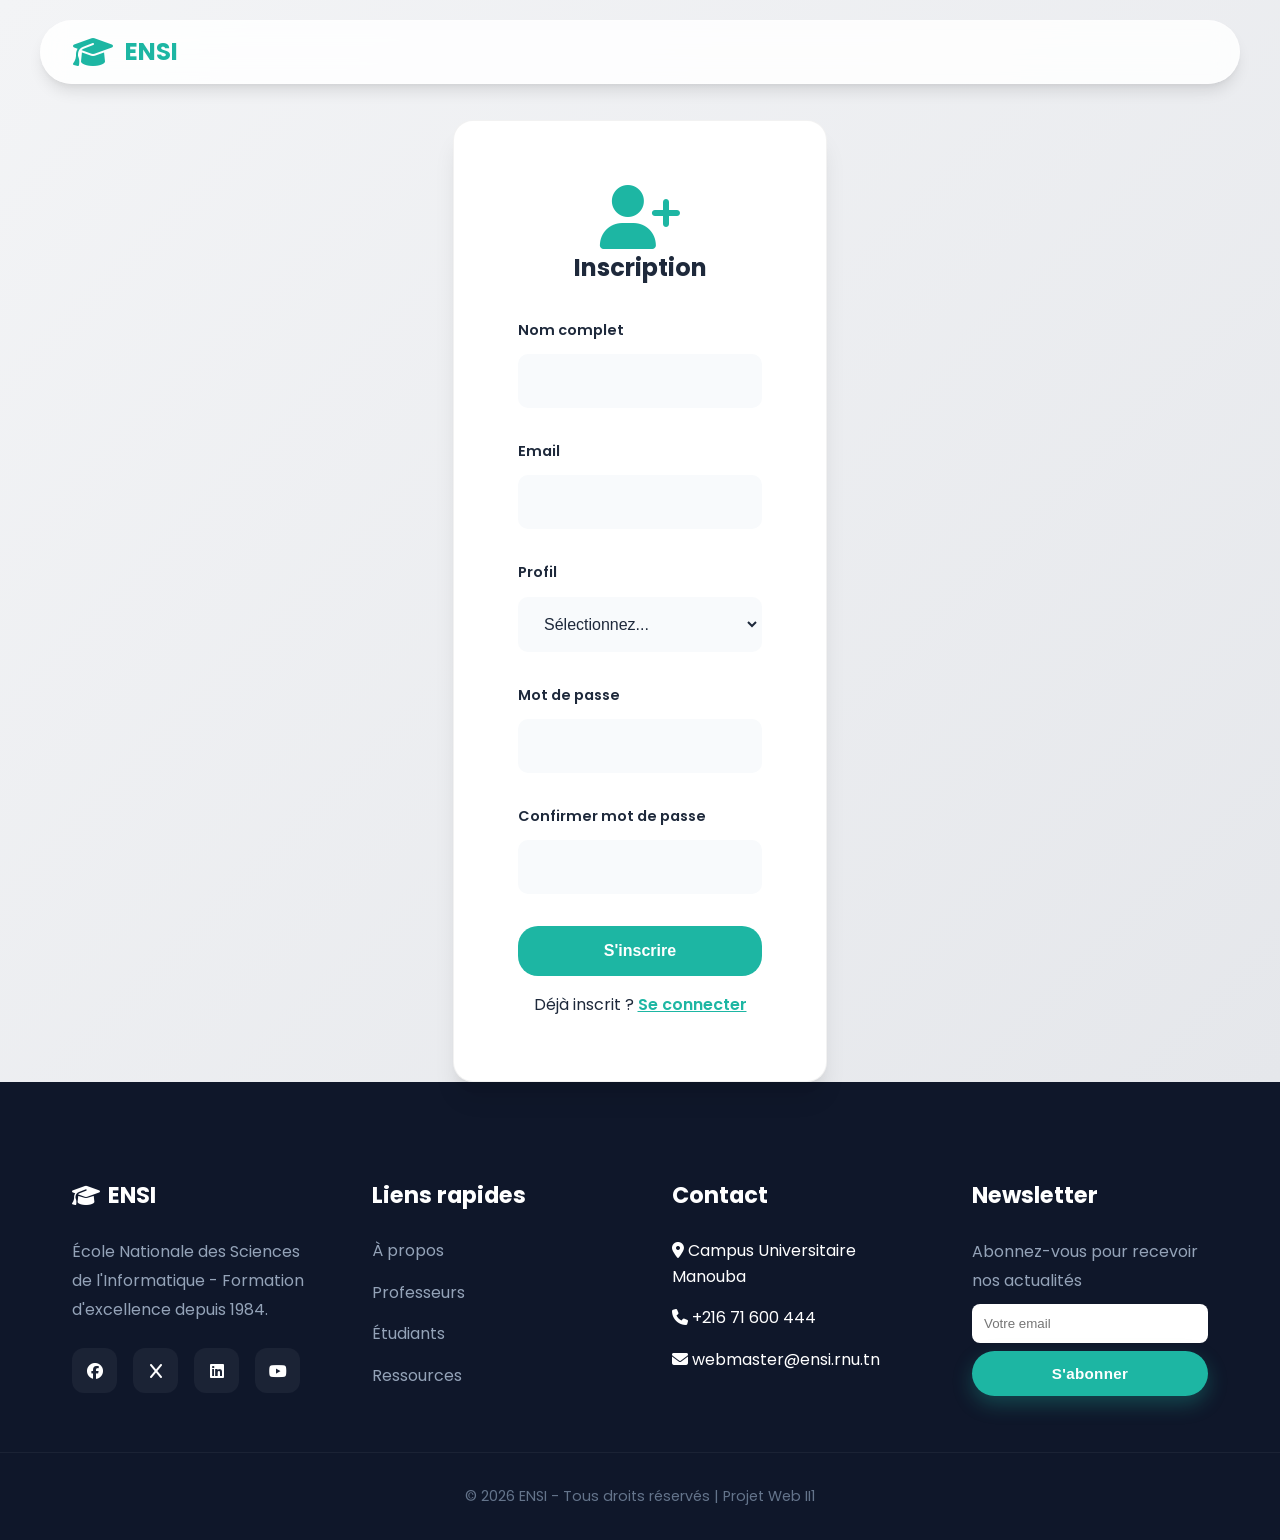
<file: register.html>
<!DOCTYPE html>
<html lang="fr">
<head>
    <meta charset="UTF-8">
    <title>Inscription - ENSI</title>
    <link rel="stylesheet" href="https://fonts.googleapis.com/css2?family=Poppins:wght@300;400;500;600;700&display=swap">
    <link rel="stylesheet" href="https://cdnjs.cloudflare.com/ajax/libs/font-awesome/6.4.0/css/all.min.css">
    <link rel="stylesheet" href="css/style.css">
</head>
<body>
    <nav class="navbar">
        <div class="nav-container">
            <a href="index.html" class="logo">
                <i class="fas fa-graduation-cap" style="font-size:2rem;color:var(--primary)"></i>
                <span>ENSI</span>
            </a>
        </div>
    </nav>

    <section style="padding-top:120px;min-height:100vh;background:linear-gradient(135deg,#f3f4f6,#e5e7eb);display:flex;align-items:center;">
        <div class="form-container">
            <div style="text-align:center;margin-bottom:2rem;">
                <i class="fas fa-user-plus" style="font-size:4rem;color:var(--primary);"></i>
                <h2>Inscription</h2>
            </div>

            <div id="alertBox" class="alert"></div>

            <form id="registerForm">
                <div class="form-group">
                    <label>Nom complet</label>
                    <input type="text" id="fullname" required>
                </div>
                <div class="form-group">
                    <label>Email</label>
                    <input type="email" id="email" required>
                </div>
                <div class="form-group">
                    <label>Profil</label>
                    <select id="role" required>
                        <option value="">Sélectionnez...</option>
                        <option value="student">Étudiant</option>
                        <option value="professor">Professeur</option>
                    </select>
                </div>
                <div class="form-group">
                    <label>Mot de passe</label>
                    <input type="password" id="password" minlength="4" required>
                </div>
                <div class="form-group">
                    <label>Confirmer mot de passe</label>
                    <input type="password" id="confirm" required>
                </div>
                <button type="submit" class="btn-submit">S'inscrire</button>
                <p style="text-align:center;margin-top:1rem;">
                    Déjà inscrit ? <a href="login.html" style="color:var(--primary);font-weight:600;">Se connecter</a>
                </p>
            </form>
        </div>
    </section>

    <script>
        document.getElementById('registerForm').addEventListener('submit', async e => {
            e.preventDefault();
            const fullname = document.getElementById('fullname').value;
            const email = document.getElementById('email').value;
            const role = document.getElementById('role').value;
            const pwd = document.getElementById('password').value;
            const cfm = document.getElementById('confirm').value;
            const alertBox = document.getElementById('alertBox');

            if (pwd !== cfm) {
                alertBox.className = 'alert alert-danger';
                alertBox.textContent = '❌ Les mots de passe ne correspondent pas';
                alertBox.style.display = 'block';
                return;
            }

            try {
                const result = await API.register({ fullname, email, password: pwd, role });
                
                if (result.success) {
                    alertBox.className = 'alert alert-success';
                    alertBox.innerHTML = '✅ Inscription réussie ! Redirection vers connexion...';
                    alertBox.style.display = 'block';
                    setTimeout(() => window.location.href = 'login.html', 2000);
                } else {
                    alertBox.className = 'alert alert-danger';
                    alertBox.textContent = '❌ ' + (result.message || 'Erreur lors de l\'inscription');
                    alertBox.style.display = 'block';
                }
            } catch (error) {
                alertBox.className = 'alert alert-danger';
                alertBox.textContent = '❌ Erreur serveur';
                alertBox.style.display = 'block';
            }
        });
    </script>
    <!-- FOOTER -->
    <footer class="footer">
        <div class="footer-content">
            <div class="footer-section">
                <h3><i class="fas fa-graduation-cap"></i> ENSI</h3>
                <p>École Nationale des Sciences de l'Informatique - Formation d'excellence depuis 1984.</p>
                <div class="social-links">
                    <a href="https://www.facebook.com/ENSI.tunisie" target="_blank"><i class="fab fa-facebook"></i></a>
                    <a href="https://x.com/" target="_blank"><i class="fab fa-x"></i></a>
                    <a href="https://www.linkedin.com/school/ensitn/posts/?feedView=all" target="_blank"><i class="fab fa-linkedin"></i></a>
                    <a href="https://www.youtube.com/@ecolenationaledessciencesdeiin" target="_blank"><i class="fab fa-youtube"></i></a>
                </div>
            </div>
            <div class="footer-section">
                <h3>Liens rapides</h3>
                <ul>
                    <li><a href="about.html">À propos</a></li>
                    <li><a href="professors.html">Professeurs</a></li>
                    <li><a href="students.html">Étudiants</a></li>
                    <li><a href="resources.html">Ressources</a></li>
                </ul>
            </div>
            <div class="footer-section">
                <h3>Contact</h3>
                <ul>
                    <li><i class="fas fa-map-marker-alt"></i> Campus Universitaire Manouba</li>
                    <li><i class="fas fa-phone"></i> +216 71 600 444</li>
                    <li><i class="fas fa-envelope"></i> webmaster@ensi.rnu.tn</li>
                </ul>
            </div>
            <div class="footer-section">
                <h3>Newsletter</h3>
                <p>Abonnez-vous pour recevoir nos actualités</p>
                <form onsubmit="event.preventDefault(); alert('Merci de votre inscription!');">
                    <input type="email" placeholder="Votre email" required style="width:100%;padding:0.75rem;border:none;border-radius:8px;margin-top:0.5rem;">
                    <button type="submit" class="btn btn-primary" style="width:100%;margin-top:0.5rem;">S'abonner</button>
                </form>
            </div>
        </div>
        <div class="footer-bottom">
            <p>&copy; 2026 ENSI - Tous droits réservés | Projet Web II1</p>
        </div>
    </footer>
    <script src="js/api.js"></script>
</body>
</html>
</file>
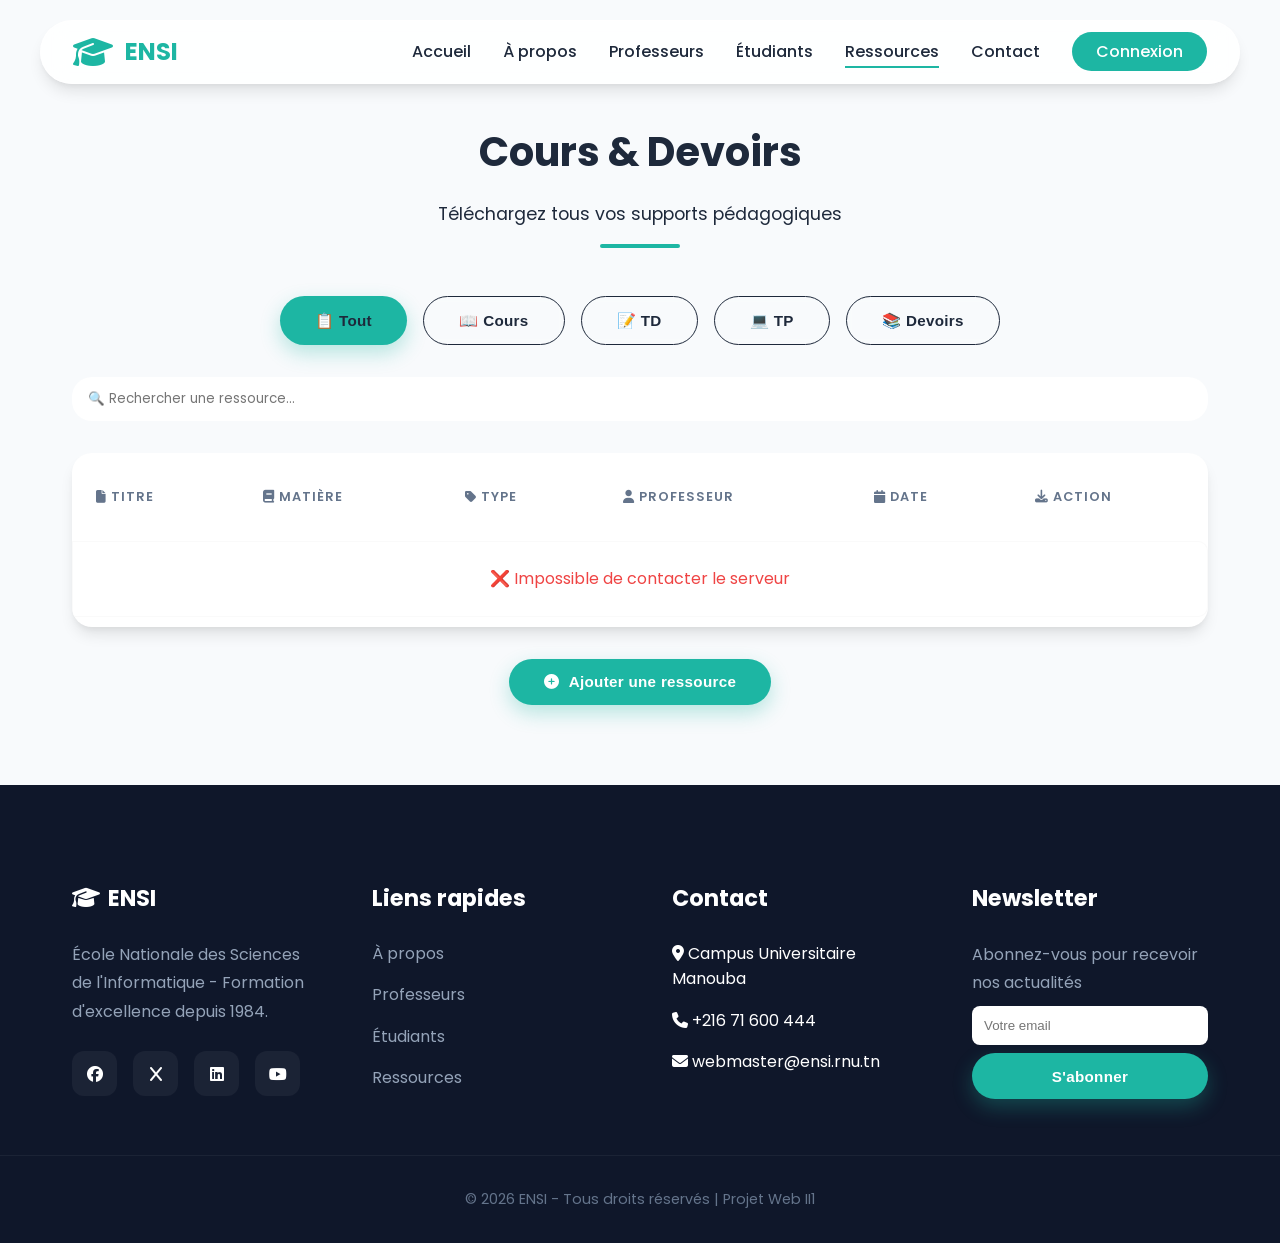
<file: resources.html>
<!DOCTYPE html>
<html lang="fr">
<head>
    <meta charset="UTF-8">
    <meta name="viewport" content="width=device-width, initial-scale=1.0">
    <title>Ressources - ENSI</title>
    <link rel="stylesheet" href="https://fonts.googleapis.com/css2?family=Poppins:wght@300;400;500;600;700&display=swap">
    <link rel="stylesheet" href="https://cdnjs.cloudflare.com/ajax/libs/font-awesome/6.4.0/css/all.min.css">
    <link rel="stylesheet" href="css/style.css">
</head>
<body>
    <nav class="navbar">
        <div class="nav-container">
            <a href="index.html" class="logo">
                <i class="fas fa-graduation-cap" style="font-size:2rem;color:var(--primary)"></i>
                <span>ENSI</span>
            </a>
            <ul class="nav-menu" id="navMenu">
                <li><a href="index.html">Accueil</a></li>
                <li><a href="about.html">À propos</a></li>
                <li><a href="professors.html">Professeurs</a></li>
                <li><a href="students.html">Étudiants</a></li>
                <li><a href="resources.html" class="active">Ressources</a></li>
                <li><a href="contact.html">Contact</a></li>
                <li><a href="login.html" class="btn-login">Connexion</a></li>
            </ul>
            <div class="hamburger" onclick="toggleMenu()">
                <span></span><span></span><span></span>
            </div>
        </div>
    </nav>

    <section style="padding-top:120px;" class="section">
        <div class="section-title">
            <h2>Cours & Devoirs</h2>
            <p>Téléchargez tous vos supports pédagogiques</p>
        </div>

        <!-- TABS -->
        <div style="display:flex;gap:1rem;margin-bottom:2rem;justify-content:center;flex-wrap:wrap;">
            <button class="btn btn-primary tab-btn active" style="color:var(--dark);" data-tab="all">📋 Tout</button>
            <button class="btn btn-outline tab-btn" data-tab="cours" style="color:var(--dark);border-color:var(--dark);background: var(--light-gray);">📖 Cours</button>
            <button class="btn btn-outline tab-btn" data-tab="td" style="color:var(--dark);border-color:var(--dark);background: var(--light-gray);">📝 TD</button>
            <button class="btn btn-outline tab-btn" data-tab="tp" style="color:var(--dark);border-color:var(--dark);background: var(--light-gray);">💻 TP</button>
            <button class="btn btn-outline tab-btn" data-tab="devoir" style="color:var(--dark);border-color:var(--dark);background: var(--light-gray);">📚 Devoirs</button>
        </div>

        <!-- RECHERCHE -->
        <div style="margin-bottom:2rem;">
            <input type="text" id="searchRes" placeholder="🔍 Rechercher une ressource..." 
                style="width:100%;padding:0.75rem 1rem;border:2px solid var(--light-gray);border-radius:var(--radius);font-family:inherit;">
        </div>

        <!-- TABLE RESSOURCES -->
        <div class="table-container">
            <table>
                <thead>
                    <tr>
                        <th><i class="fas fa-file"></i> Titre</th>
                        <th><i class="fas fa-book"></i> Matière</th>
                        <th><i class="fas fa-tag"></i> Type</th>
                        <th><i class="fas fa-user"></i> Professeur</th>
                        <th><i class="fas fa-calendar"></i> Date</th>
                        <th><i class="fas fa-download"></i> Action</th>
                    </tr>
                </thead>
                <tbody id="resourcesTable">
                    <!-- Généré par JS -->
                </tbody>
            </table>
        </div>

        <!-- BOUTON AJOUT (Visible si connecté) -->
        <div id="uploadAction" style="margin-top:2rem; text-align:center; display:none;">
            <button onclick="toggleUploadModal(true)" class="btn btn-primary">
                <i class="fas fa-plus-circle"></i> Ajouter une ressource
            </button>
        </div>

        <!-- MODAL D'UPLOAD -->
        <div id="uploadModal" class="modal" style="display:none; position:fixed; top:0; left:0; width:100%; height:100%; background:rgba(0,0,0,0.5); z-index:2000; align-items:center; justify-content:center;">
            <div class="form-container" style="max-width:600px; width:80%; max-height: 95%; overflow-y: auto; position:relative;">
                <button onclick="toggleUploadModal(false)" style="position:absolute; top:1rem; right:1rem; border:none; background:none; font-size:1.5rem; cursor:pointer;">&times;</button>
                <h2 style="margin-bottom:1.5rem;"><i class="fas fa-file-upload"></i> Déposer un fichier</h2>
                <form id="uploadForm">
                    <div class="form-group">
                        <label>Titre de la ressource</label>
                        <input type="text" id="resTitle" name="title" placeholder="Ex: Support de cours PHP" required>
                    </div>
                    <div class="form-group">
                        <label>Matière</label>
                        <select id="resSubject" name="subject_id" required>
                            <option value="">Chargement des matières...</option>
                        </select>
                    </div>
                    <div class="form-group">
                        <label>Type</label>
                        <select id="resType" name="type" required>
                            <option value="cours">📖 Cours</option>
                            <option value="td">📝 TD</option>
                            <option value="tp">💻 TP</option>
                            <option value="devoir">📚 Devoir</option>
                        </select>
                    </div>
                    <div class="form-group">
                        <label>Fichier (PDF, Doc, Zip...)</label>
                        <input type="file" id="resFile" name="file" required>
                    </div>
                    <button type="submit" class="btn btn-primary" style="width:100%;">
                        <i class="fas fa-cloud-upload-alt"></i> Envoyer le fichier
                    </button>
                </form>
            </div>
        </div>
    </section>

    <!-- FOOTER -->
    <footer class="footer">
        <div class="footer-content">
            <div class="footer-section">
                <h3><i class="fas fa-graduation-cap"></i> ENSI</h3>
                <p>École Nationale des Sciences de l'Informatique - Formation d'excellence depuis 1984.</p>
                <div class="social-links">
                    <a href="https://www.facebook.com/ENSI.tunisie" target="_blank"><i class="fab fa-facebook"></i></a>
                    <a href="https://x.com/" target="_blank"><i class="fab fa-x"></i></a>
                    <a href="https://www.linkedin.com/school/ensitn/posts/?feedView=all" target="_blank"><i class="fab fa-linkedin"></i></a>
                    <a href="https://www.youtube.com/@ecolenationaledessciencesdeiin" target="_blank"><i class="fab fa-youtube"></i></a>
                </div>
            </div>
            <div class="footer-section">
                <h3>Liens rapides</h3>
                <ul>
                    <li><a href="about.html">À propos</a></li>
                    <li><a href="professors.html">Professeurs</a></li>
                    <li><a href="students.html">Étudiants</a></li>
                    <li><a href="resources.html">Ressources</a></li>
                </ul>
            </div>
            <div class="footer-section">
                <h3>Contact</h3>
                <ul>
                    <li><i class="fas fa-map-marker-alt"></i> Campus Universitaire Manouba</li>
                    <li><i class="fas fa-phone"></i> +216 71 600 444</li>
                    <li><i class="fas fa-envelope"></i> webmaster@ensi.rnu.tn</li>
                </ul>
            </div>
            <div class="footer-section">
                <h3>Newsletter</h3>
                <p>Abonnez-vous pour recevoir nos actualités</p>
                <form onsubmit="event.preventDefault(); alert('Merci de votre inscription!');">
                    <input type="email" placeholder="Votre email" required style="width:100%;padding:0.75rem;border:none;border-radius:8px;margin-top:0.5rem;">
                    <button type="submit" class="btn btn-primary" style="width:100%;margin-top:0.5rem;">S'abonner</button>
                </form>
            </div>
        </div>
        <div class="footer-bottom">
            <p>&copy; 2026 ENSI - Tous droits réservés | Projet Web II1</p>
        </div>
    </footer>

    <script src="js/main.js"></script>
    <script src="js/api.js"></script>
    <script src="js/resources.js"></script>
</body>
</html>
</file>
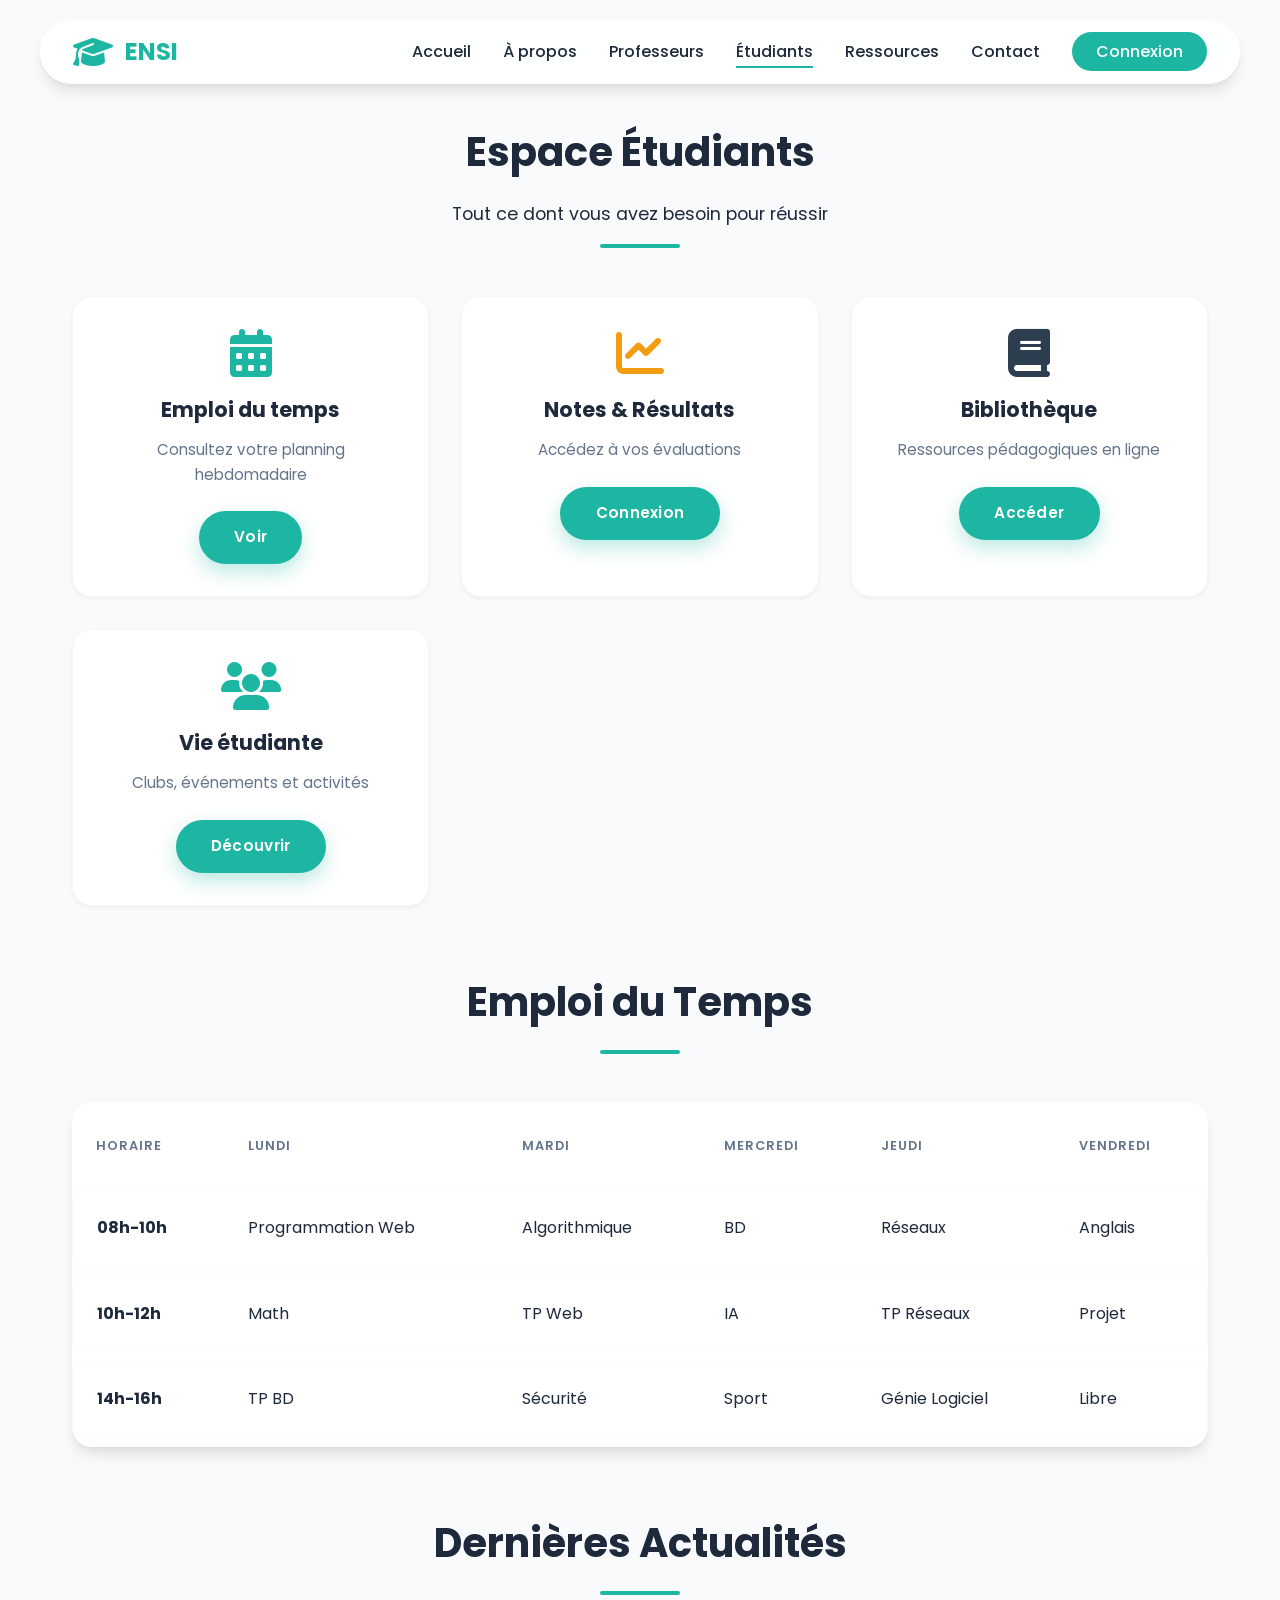
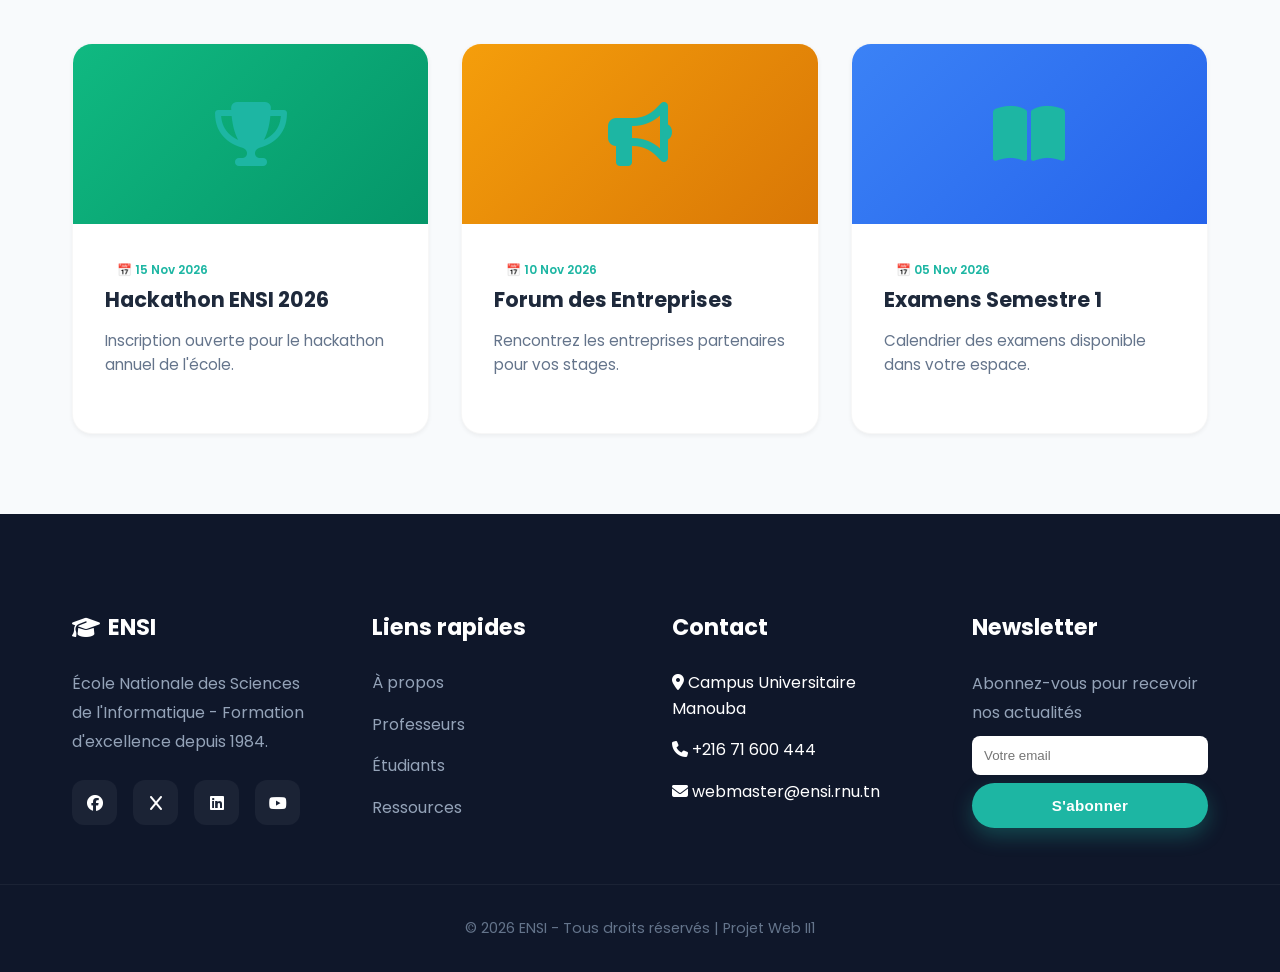
<file: students.html>
<!DOCTYPE html>
<html lang="fr">
<head>
    <meta charset="UTF-8">
    <meta name="viewport" content="width=device-width, initial-scale=1.0">
    <title>Étudiants - ENSI</title>
    <link rel="stylesheet" href="https://fonts.googleapis.com/css2?family=Poppins:wght@300;400;500;600;700&display=swap">
    <link rel="stylesheet" href="https://cdnjs.cloudflare.com/ajax/libs/font-awesome/6.4.0/css/all.min.css">
    <link rel="stylesheet" href="css/style.css">
</head>
<body>
    <nav class="navbar">
        <div class="nav-container">
            <a href="index.html" class="logo">
                <i class="fas fa-graduation-cap" style="font-size:2rem;color:var(--primary)"></i>
                <span>ENSI</span>
            </a>
            <ul class="nav-menu" id="navMenu">
                <li><a href="index.html">Accueil</a></li>
                <li><a href="about.html">À propos</a></li>
                <li><a href="professors.html">Professeurs</a></li>
                <li><a href="students.html" class="active">Étudiants</a></li>
                <li><a href="resources.html">Ressources</a></li>
                <li><a href="contact.html">Contact</a></li>
                <li><a href="login.html" class="btn-login">Connexion</a></li>
            </ul>
            <div class="hamburger" onclick="toggleMenu()">
                <span></span><span></span><span></span>
            </div>
        </div>
    </nav>

    <section style="padding-top:120px;" class="section">
        <div class="section-title">
            <h2>Espace Étudiants</h2>
            <p>Tout ce dont vous avez besoin pour réussir</p>
        </div>

        <!-- SERVICES -->
        <div class="cards-grid">
            <div class="card">
                <div class="card-content" style="text-align:center;padding:2rem;">
                    <i class="fas fa-calendar-alt" style="font-size:3rem;color:var(--primary);margin-bottom:1rem;"></i>
                    <h3>Emploi du temps</h3>
                    <p>Consultez votre planning hebdomadaire</p>
                    <a href="#schedule" class="btn btn-primary">Voir</a>
                </div>
            </div>
            <div class="card">
                <div class="card-content" style="text-align:center;padding:2rem;">
                    <i class="fas fa-chart-line" style="font-size:3rem;color:var(--accent);margin-bottom:1rem;"></i>
                    <h3>Notes & Résultats</h3>
                    <p>Accédez à vos évaluations</p>
                    <a href="login.html" class="btn btn-primary">Connexion</a>
                </div>
            </div>
            <div class="card">
                <div class="card-content" style="text-align:center;padding:2rem;">
                    <i class="fas fa-book" style="font-size:3rem;color:var(--secondary);margin-bottom:1rem;"></i>
                    <h3>Bibliothèque</h3>
                    <p>Ressources pédagogiques en ligne</p>
                    <a href="resources.html" class="btn btn-primary">Accéder</a>
                </div>
            </div>
            <div class="card">
                <div class="card-content" style="text-align:center;padding:2rem;">
                    <i class="fas fa-users" style="font-size:3rem;color:var(--primary);margin-bottom:1rem;"></i>
                    <h3>Vie étudiante</h3>
                    <p>Clubs, événements et activités</p>
                    <a href="#" class="btn btn-primary">Découvrir</a>
                </div>
            </div>
        </div>

        <!-- EMPLOI DU TEMPS -->
        <div class="section-title" id="schedule" style="margin-top:4rem;">
            <h2>Emploi du Temps</h2>
        </div>
        <div class="table-container">
            <table>
                <thead>
                    <tr>
                        <th>Horaire</th>
                        <th>Lundi</th>
                        <th>Mardi</th>
                        <th>Mercredi</th>
                        <th>Jeudi</th>
                        <th>Vendredi</th>
                    </tr>
                </thead>
                <tbody>
                    <tr>
                        <td><strong>08h-10h</strong></td>
                        <td>Programmation Web</td>
                        <td>Algorithmique</td>
                        <td>BD</td>
                        <td>Réseaux</td>
                        <td>Anglais</td>
                    </tr>
                    <tr>
                        <td><strong>10h-12h</strong></td>
                        <td>Math</td>
                        <td>TP Web</td>
                        <td>IA</td>
                        <td>TP Réseaux</td>
                        <td>Projet</td>
                    </tr>
                    <tr>
                        <td><strong>14h-16h</strong></td>
                        <td>TP BD</td>
                        <td>Sécurité</td>
                        <td>Sport</td>
                        <td>Génie Logiciel</td>
                        <td>Libre</td>
                    </tr>
                </tbody>
            </table>
        </div>

        <!-- ACTUALITÉS -->
        <div class="section-title" style="margin-top:4rem;">
            <h2>Dernières Actualités</h2>
        </div>
        <div class="cards-grid">
            <div class="card">
                <div class="card-image" style="background:linear-gradient(135deg,#10b981,#059669);">
                    <i class="fas fa-trophy"></i>
                </div>
                <div class="card-content">
                    <span class="badge">📅 15 Nov 2026</span>
                    <h3>Hackathon ENSI 2026</h3>
                    <p>Inscription ouverte pour le hackathon annuel de l'école.</p>
                </div>
            </div>
            <div class="card">
                <div class="card-image" style="background:linear-gradient(135deg,#f59e0b,#d97706);">
                    <i class="fas fa-bullhorn"></i>
                </div>
                <div class="card-content">
                    <span class="badge">📅 10 Nov 2026</span>
                    <h3>Forum des Entreprises</h3>
                    <p>Rencontrez les entreprises partenaires pour vos stages.</p>
                </div>
            </div>
            <div class="card">
                <div class="card-image" style="background:linear-gradient(135deg,#3b82f6,#2563eb);">
                    <i class="fas fa-book-open"></i>
                </div>
                <div class="card-content">
                    <span class="badge">📅 05 Nov 2026</span>
                    <h3>Examens Semestre 1</h3>
                    <p>Calendrier des examens disponible dans votre espace.</p>
                </div>
            </div>
        </div>
    </section>

    <!-- FOOTER -->
    <footer class="footer">
        <div class="footer-content">
            <div class="footer-section">
                <h3><i class="fas fa-graduation-cap"></i> ENSI</h3>
                <p>École Nationale des Sciences de l'Informatique - Formation d'excellence depuis 1984.</p>
                <div class="social-links">
                    <a href="https://www.facebook.com/ENSI.tunisie" target="_blank"><i class="fab fa-facebook"></i></a>
                    <a href="https://x.com/" target="_blank"><i class="fab fa-x"></i></a>
                    <a href="https://www.linkedin.com/school/ensitn/posts/?feedView=all" target="_blank"><i class="fab fa-linkedin"></i></a>
                    <a href="https://www.youtube.com/@ecolenationaledessciencesdeiin" target="_blank"><i class="fab fa-youtube"></i></a>
                </div>
            </div>
            <div class="footer-section">
                <h3>Liens rapides</h3>
                <ul>
                    <li><a href="about.html">À propos</a></li>
                    <li><a href="professors.html">Professeurs</a></li>
                    <li><a href="students.html">Étudiants</a></li>
                    <li><a href="resources.html">Ressources</a></li>
                </ul>
            </div>
            <div class="footer-section">
                <h3>Contact</h3>
                <ul>
                    <li><i class="fas fa-map-marker-alt"></i> Campus Universitaire Manouba</li>
                    <li><i class="fas fa-phone"></i> +216 71 600 444</li>
                    <li><i class="fas fa-envelope"></i> webmaster@ensi.rnu.tn</li>
                </ul>
            </div>
            <div class="footer-section">
                <h3>Newsletter</h3>
                <p>Abonnez-vous pour recevoir nos actualités</p>
                <form onsubmit="event.preventDefault(); alert('Merci de votre inscription!');">
                    <input type="email" placeholder="Votre email" required style="width:100%;padding:0.75rem;border:none;border-radius:8px;margin-top:0.5rem;">
                    <button type="submit" class="btn btn-primary" style="width:100%;margin-top:0.5rem;">S'abonner</button>
                </form>
            </div>
        </div>
        <div class="footer-bottom">
            <p>&copy; 2026 ENSI - Tous droits réservés | Projet Web II1</p>
        </div>
    </footer>

    <script src="js/main.js"></script>
    <script src="js/api.js"></script>
</body>
</html>
</file>
<file: css/style.css>
/* ==================== VARIABLES ==================== */
:root {
    --primary: #1db6a3;
    --primary-dark: #158f81;
    --primary-light: #e6f7f5;
    --secondary: #2c3e50;
    --accent: #f39c12;
    --bg-light: #f8fafc;
    --text-dark: #1e293b;
    --text-gray: #64748b;
    --white: #ffffff;
    --danger: #ef4444;
    --success: #10b981;
    --shadow-sm: 0 2px 4px rgba(0,0,0,0.05);
    --shadow: 0 10px 15px -3px rgba(0,0,0,0.1), 0 4px 6px -2px rgba(0,0,0,0.05);
    --shadow-lg: 0 20px 25px -5px rgba(0,0,0,0.1), 0 10px 10px -5px rgba(0,0,0,0.04);
    --radius: 20px;
    --radius-sm: 10px;
    --transition: all 0.4s cubic-bezier(0.4, 0, 0.2, 1);
}

/* ==================== RESET ==================== */
* {
    margin: 0;
    padding: 0;
    box-sizing: border-box;
}

html {
    scroll-behavior: smooth;
}

body {
    font-family: 'Poppins', sans-serif;
    line-height: 1.6;
    color: var(--text-dark);
    background: var(--bg-light);
    overflow-x: hidden;
}

/* ==================== NAVBAR ==================== */
.navbar {
    position: fixed;
    top: 20px;
    left: 50%;
    transform: translateX(-50%);
    width: calc(100% - 40px);
    max-width: 1200px;
    background: rgba(255, 255, 255, 0.85);
    backdrop-filter: blur(12px);
    -webkit-backdrop-filter: blur(12px);
    border: 1px solid rgba(255, 255, 255, 0.3);
    box-shadow: var(--shadow);
    z-index: 1000;
    padding: 0.75rem 0;
    border-radius: 100px;
}

.nav-container {
    max-width: 1200px;
    margin: 0 auto;
    padding: 0 2rem;
    display: flex;
    justify-content: space-between;
    align-items: center;
}

.logo {
    display: flex;
    align-items: center;
    gap: 0.75rem;
    font-size: 1.5rem;
    font-weight: 700;
    color: var(--primary);
    text-decoration: none;
}

.logo img {
    height: 45px;
}

.nav-menu {
    display: flex;
    gap: 2rem;
    list-style: none;
    align-items: center;
}

.nav-menu a {
    color: var(--dark);
    text-decoration: none;
    font-weight: 500;
    transition: var(--transition);
    position: relative;
}

.nav-menu a::after {
    content: '';
    position: absolute;
    bottom: -5px;
    left: 0;
    width: 0;
    height: 2px;
    background: var(--primary);
    transition: var(--transition);
}

.nav-menu a:hover::after,
.nav-menu a.active::after {
    width: 100%;
}

.nav-menu a:hover {
    color: var(--primary);
}

.btn-login {
    background: var(--primary);
    color: white !important;
    padding: 0.5rem 1.5rem;
    border-radius: var(--radius);
    transition: var(--transition);
}

.btn-login:hover {
    background: var(--primary-dark);
    transform: translateY(-2px);
}

.btn-login::after {
    display: none;
}

.hamburger {
    display: none;
    flex-direction: column;
    gap: 5px;
    cursor: pointer;
}

.hamburger span {
    width: 25px;
    height: 3px;
    background: var(--dark);
    transition: var(--transition);
}

/* ==================== HERO ==================== */
.hero {
    min-height: 100vh;
    background: linear-gradient(135deg, #1e293b 0%, #354b4b 100%);
    display: flex;
    align-items: center;
    position: relative;
    overflow: hidden;
    padding-top: 80px;
    color: white;
}

.hero::after {
    content: '';
    position: absolute;
    width: 600px;
    height: 600px;
    background: var(--primary);
    filter: blur(160px);
    opacity: 0.2;
    top: -150px;
    right: -150px;
    border-radius: 50%;
    z-index: 1;
}

.hero-content {
    max-width: 1200px;
    margin: 0 auto;
    padding: 0 2rem;
    display: grid;
    grid-template-columns: 1fr 1fr;
    gap: 3rem;
    align-items: center;
    position: relative;
    z-index: 1;
}

.hero-text h1 {
    font-size: 3.5rem;
    color: white;
    margin-bottom: 1.5rem;
    line-height: 1.2;
}

.hero-text h1 span {
    color: var(--primary);
    display: block;
}

.hero-text p {
    font-size: 1.2rem;
    color: rgba(255, 255, 255, 0.9);
    margin-bottom: 2rem;
}

.hero-buttons {
    display: flex;
    gap: 1rem;
    flex-wrap: wrap;
}

.btn {
    padding: 0.9rem 2.2rem;
    border-radius: 100px;
    text-decoration: none;
    font-weight: 600;
    transition: var(--transition);
    display: inline-flex;
    align-items: center;
    justify-content: center;
    gap: 0.6rem;
    border: none;
    cursor: pointer;
    font-size: 0.95rem;
    letter-spacing: 0.3px;
}

.btn-primary {
    background: var(--primary);
    color: white;
    box-shadow: 0 8px 20px rgba(29, 182, 163, 0.3);
}

.btn-primary:hover {
    background: var(--primary-dark);
    transform: translateY(-3px);
    box-shadow: 0 12px 25px rgba(29, 182, 163, 0.4);
}

.btn-outline {
    background: rgba(255, 255, 255, 0.1);
    color: white;
    border: 1.5px solid rgba(255, 255, 255, 0.4);
    backdrop-filter: blur(4px);
}

.btn-outline:hover {
    background: white;
    color: var(--primary);
    transform: translateY(-3px);
}

.hero-image {
    display: flex;
    justify-content: center;
}

.hero-image img {
    max-width: 70%;
    filter: drop-shadow(0 20px 30px rgba(0, 0, 0, 0.3));
    animation: float 3s ease-in-out infinite;
}

@keyframes float {

    0%,
    100% {
        transform: translateY(0);
    }

    50% {
        transform: translateY(-20px);
    }
}

/* ==================== SECTIONS ==================== */
.section {
    padding: 5rem 2rem;
    max-width: 1200px;
    margin: 0 auto;
}

.section-title {
    text-align: center;
    margin-bottom: 3rem;
}

.section-title h2 {
    font-size: 2.5rem;
    color: var(--dark);
    margin-bottom: 1rem;
}

.section-title p {
    color: var(--gray);
    font-size: 1.1rem;
}

.section-title::after {
    content: '';
    display: block;
    width: 80px;
    height: 4px;
    background: var(--primary);
    margin: 1rem auto;
    border-radius: 2px;
}

/* ==================== STATS ==================== */
.stats {
    background: var(--white);
    padding: 6rem 2rem;
    position: relative;
}

.stats-grid {
    max-width: 1200px;
    margin: 0 auto;
    display: grid;
    grid-template-columns: repeat(auto-fit, minmax(240px, 1fr));
    gap: 3rem;
}

.stat-card {
    background: var(--bg-light);
    padding: 3rem 2rem;
    border-radius: var(--radius);
    transition: var(--transition);
    border: 1px solid rgba(0,0,0,0.02);
}

.stat-card:hover {
    transform: translateY(-8px);
    background: var(--white);
    box-shadow: var(--shadow);
}

.stat-card .number {
    font-size: 3.5rem;
    font-weight: 800;
    color: var(--primary);
    line-height: 1;
    margin-bottom: 0.5rem;
}

.stat-card .label {
    color: var(--text-gray);
    font-weight: 500;
    text-transform: uppercase;
    letter-spacing: 1px;
    font-size: 0.85rem;
}

/* ==================== CARDS GRID ==================== */
.cards-grid {
    display: grid;
    grid-template-columns: repeat(auto-fit, minmax(300px, 1fr));
    gap: 2rem;
}

.card {
    background: var(--white);
    border-radius: var(--radius);
    overflow: hidden;
    box-shadow: var(--shadow-sm);
    transition: var(--transition);
    border: 1px solid rgba(0,0,0,0.03);
    position: relative;
    z-index: 1;
}

.card:hover {
    transform: translateY(-10px);
    box-shadow: var(--shadow-lg);
}

.card-image {
    height: 180px;
    background: var(--primary-light);
    display: flex;
    align-items: center;
    justify-content: center;
    color: var(--primary);
    font-size: 4rem;
}

.card-image i {
    transition: var(--transition);
}

.card:hover .card-image i {
    transform: scale(1.15) rotate(5deg);
}

.card-content {
    padding: 2rem;
}

.card-content h3 {
    font-size: 1.3rem;
    margin-bottom: 0.75rem;
    color: var(--text-dark);
}

.card-content p {
    color: var(--text-gray);
    margin-bottom: 1.5rem;
    font-size: 0.95rem;
}

.card-meta {
    display: flex;
    justify-content: space-between;
    align-items: center;
    padding-top: 1rem;
    border-top: 1px solid var(--light-gray);
    font-size: 0.875rem;
    color: var(--gray);
}

.badge {
    display: inline-block;
    padding: 0.25rem 0.75rem;
    background: var(--light-gray);
    border-radius: 20px;
    font-size: 0.75rem;
    font-weight: 600;
    color: var(--primary);
}

/* ==================== FORM ==================== */
.form-container {
    max-width: 550px;
    margin: 0 auto;
    background: var(--white);
    padding: 4rem;
    border-radius: var(--radius);
    box-shadow: var(--shadow-lg);
    border: 1px solid rgba(0,0,0,0.05);
}

.form-group {
    margin-bottom: 2rem;
}

.form-group label {
    display: block;
    margin-bottom: 0.75rem;
    font-weight: 600;
    color: var(--text-dark);
    font-size: 0.9rem;
}

.form-group input,
.form-group select,
.form-group textarea {
    width: 100%;
    padding: 1rem 1.25rem;
    background: var(--bg-light);
    border: 2px solid transparent;
    border-radius: var(--radius-sm);
    font-size: 1rem;
    transition: var(--transition);
    color: var(--text-dark);
}

.form-group input:focus,
.form-group select:focus,
.form-group textarea:focus {
    outline: none;
    background: var(--white);
    border-color: var(--primary);
    box-shadow: 0 0 0 4px var(--primary-light);
}

.btn-submit {
    width: 100%;
    background: var(--primary);
    color: white;
    padding: 1rem;
    border: none;
    border-radius: var(--radius);
    font-size: 1rem;
    font-weight: 600;
    cursor: pointer;
    transition: var(--transition);
}

.btn-submit:hover {
    background: var(--primary-dark);
    transform: translateY(-2px);
}

/* ==================== TABLE ==================== */
.table-container {
    background: white;
    border-radius: var(--radius);
    overflow: hidden;
    box-shadow: var(--shadow);
    overflow-x: auto;
}

table {
    width: 100%;
    border-collapse: separate;
    border-spacing: 0 10px;
}

th {
    background: transparent;
    color: var(--text-gray);
    padding: 1.5rem;
    text-align: left;
    font-weight: 600;
    text-transform: uppercase;
    font-size: 0.8rem;
    letter-spacing: 1px;
}

td {
    padding: 1.5rem;
    background: var(--white);
    border-top: 1px solid rgba(0,0,0,0.02);
    border-bottom: 1px solid rgba(0,0,0,0.02);
}

td:first-child {
    border-left: 1px solid rgba(0,0,0,0.02);
    border-radius: var(--radius-sm) 0 0 var(--radius-sm);
}

td:last-child {
    border-right: 1px solid rgba(0,0,0,0.02);
    border-radius: 0 var(--radius-sm) var(--radius-sm) 0;
}

tr:hover td {
    background: var(--primary-light);
    color: var(--primary-dark);
}

/* ==================== FOOTER ==================== */
.footer {
    background: #0f172a;
    color: white;
    padding: 6rem 0 2rem;
}

.footer-content {
    max-width: 1200px;
    margin: 0 auto;
    padding: 0 2rem;
    display: grid;
    grid-template-columns: repeat(auto-fit, minmax(200px, 1fr));
    gap: 4rem;
    margin-bottom: 3rem;
}

.footer-section h3 {
    font-size: 1.4rem;
    margin-bottom: 1.5rem;
    color: var(--white);
    display: flex;
    align-items: center;
    gap: 0.5rem;
}

.footer-section p {
    color: #94a3b8;
    line-height: 1.8;
}

.footer-section ul {
    list-style: none;
}

.footer-section ul li {
    margin-bottom: 1rem;
}

.footer-section a {
    color: #94a3b8;
    text-decoration: none;
    transition: var(--transition);
}

.footer-section a:hover {
    color: var(--primary);
    padding-left: 5px;
}

.social-links {
    display: flex;
    gap: 1rem;
    margin-top: 1.5rem;
}

.social-links a {
    width: 45px;
    height: 45px;
    background: rgba(255, 255, 255, 0.05);
    border-radius: 12px;
    display: flex;
    align-items: center;
    justify-content: center;
    color: white;
    transition: var(--transition);
}

.social-links a:hover {
    background: var(--primary);
    color: white;
    transform: translateY(-5px);
    box-shadow: 0 10px 20px rgba(29, 182, 163, 0.3);
}

.footer-bottom {
    text-align: center;
    padding-top: 2rem;
    border-top: 1px solid rgba(255, 255, 255, 0.05);
    color: #64748b;
    font-size: 0.9rem;
}

/* ==================== ALERTS ==================== */
.alert {
    padding: 1rem;
    border-radius: var(--radius);
    margin-bottom: 1rem;
    display: none;
}

.alert-success {
    background: #d1fae5;
    color: #065f46;
    border-left: 4px solid var(--success);
}

.alert-danger {
    background: #fee2e2;
    color: #991b1b;
    border-left: 4px solid var(--danger);
}

/* ==================== RESPONSIVE ==================== */
@media (max-width: 768px) {
    .hamburger {
        display: flex;
    }

    .nav-menu {
        position: fixed;
        top: 70px;
        left: -100%;
        width: 100%;
        flex-direction: column;
        background: white;
        padding: 2rem;
        transition: var(--transition);
        box-shadow: var(--shadow);
    }

    .nav-menu.active {
        left: 0;
    }

    .hero-content {
        grid-template-columns: 1fr;
        text-align: center;
    }

    .hero-text h1 {
        font-size: 2.5rem;
    }

    .section-title h2 {
        font-size: 2rem;
    }
}
</file>
